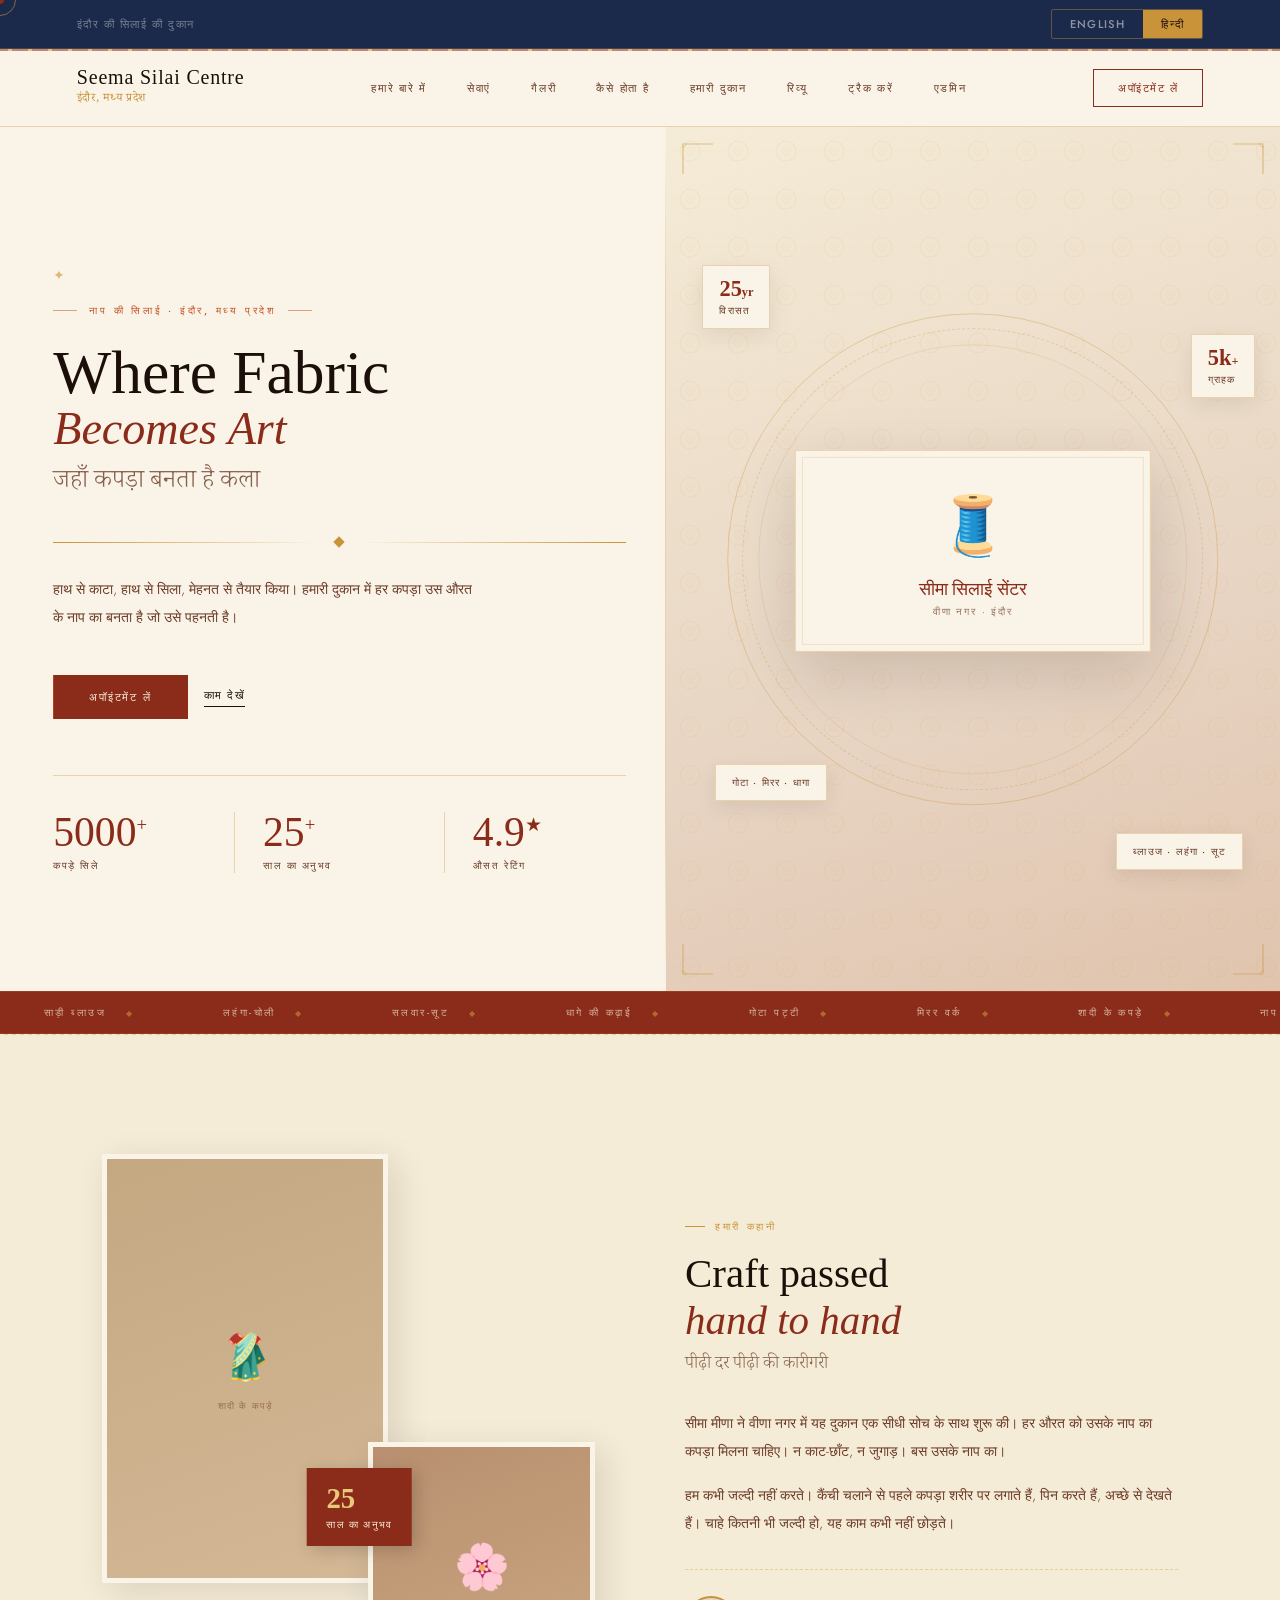
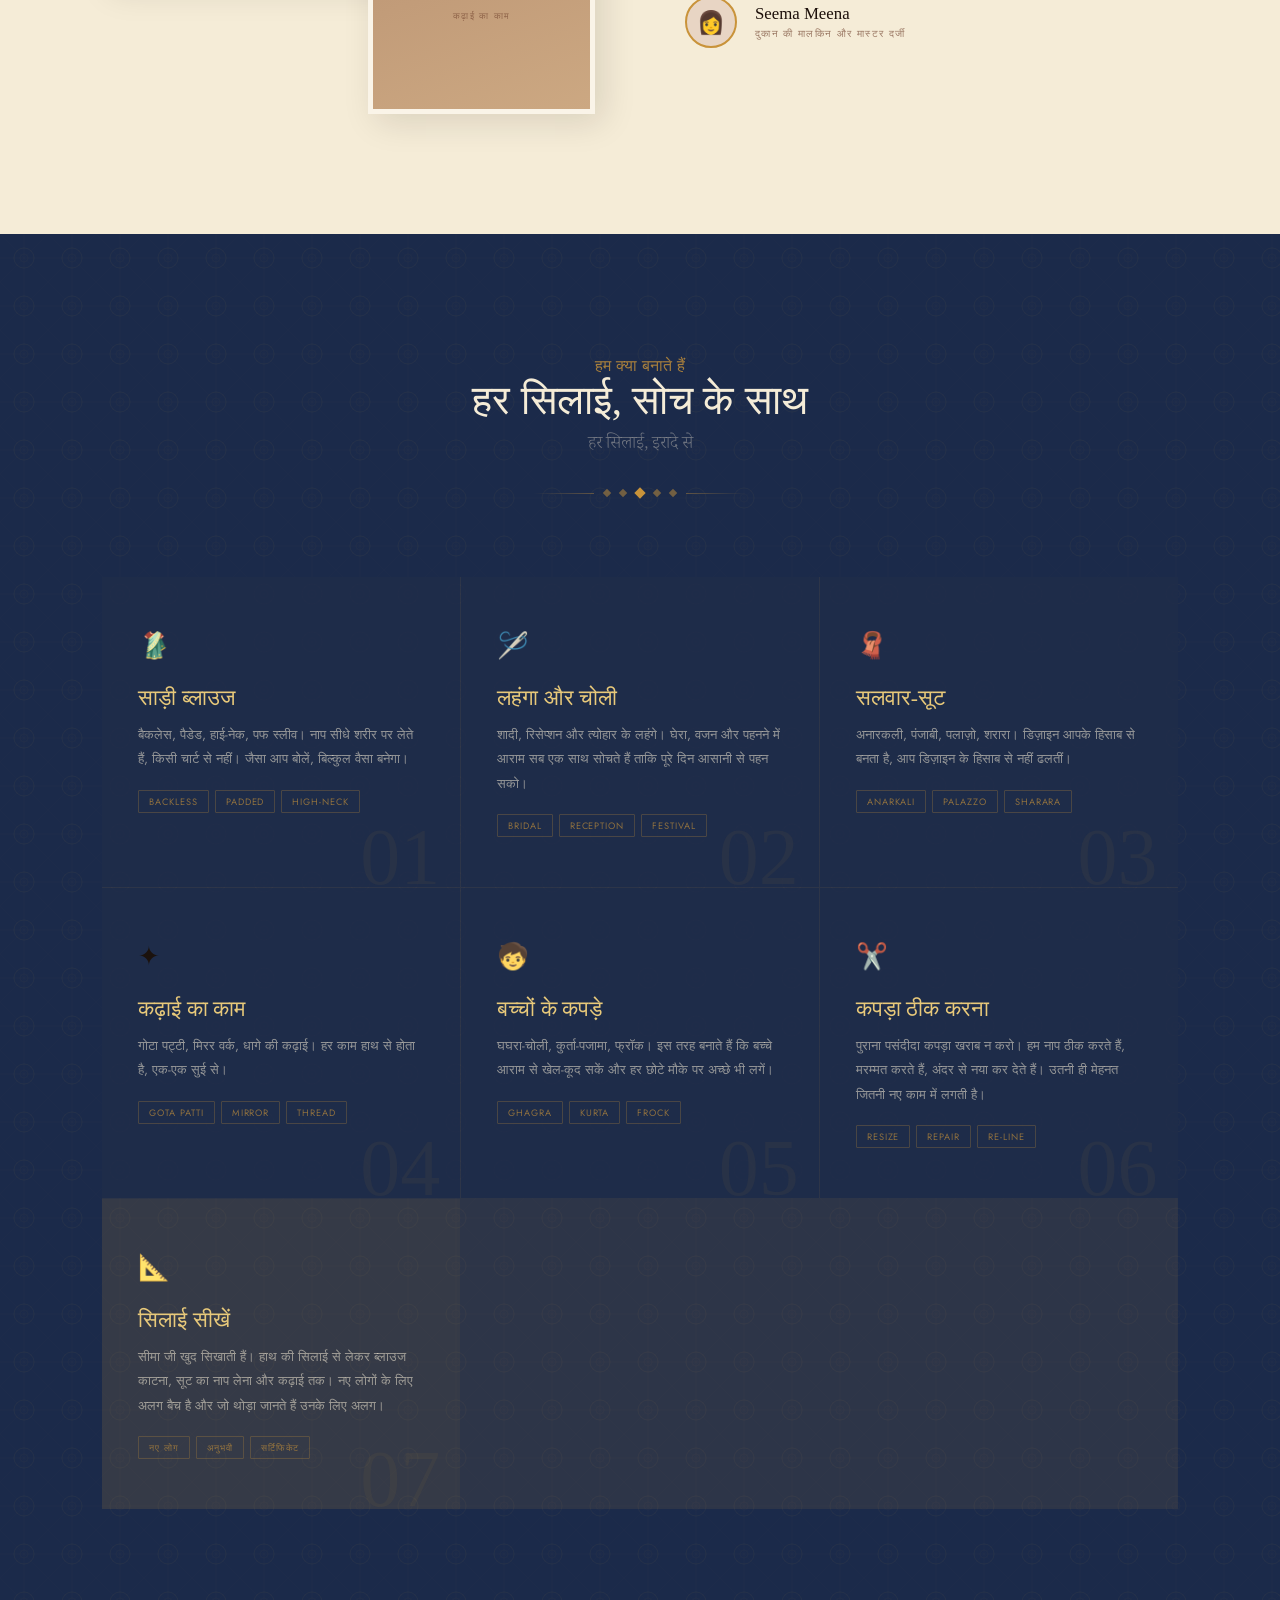
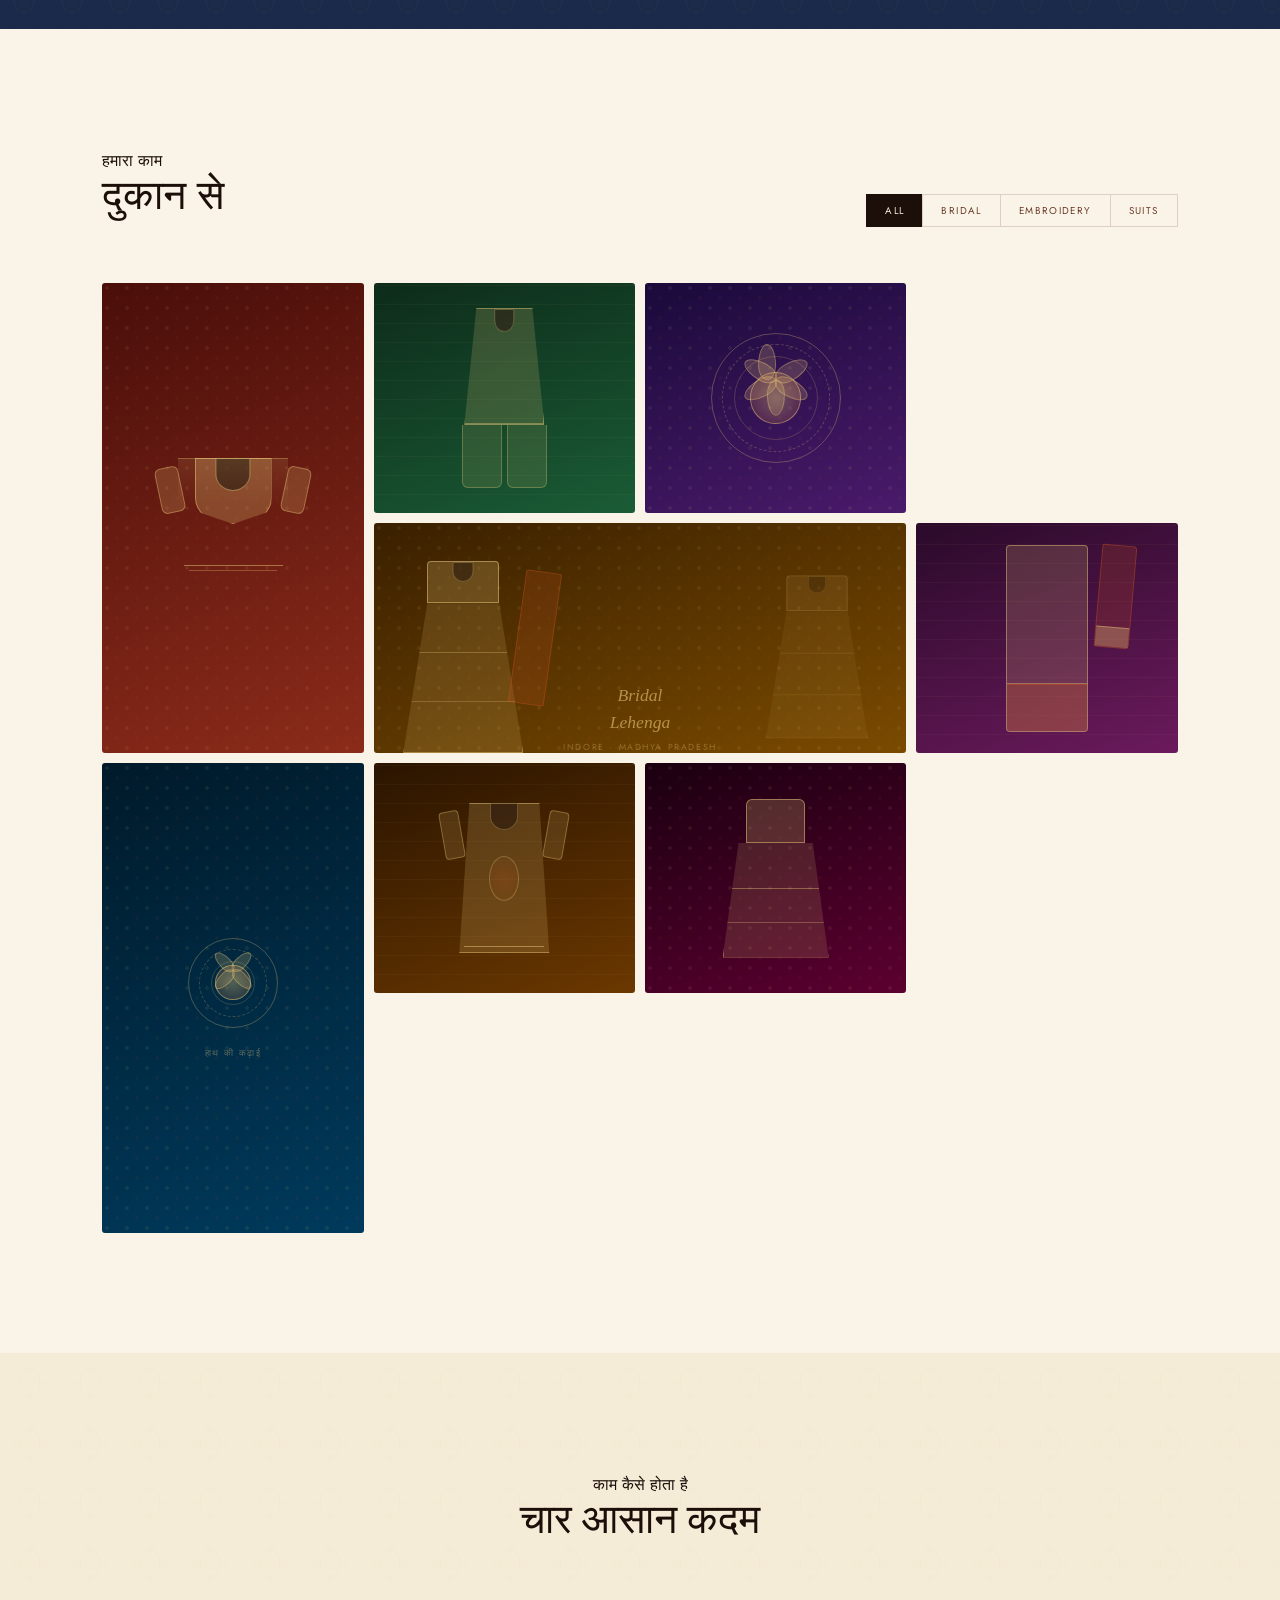
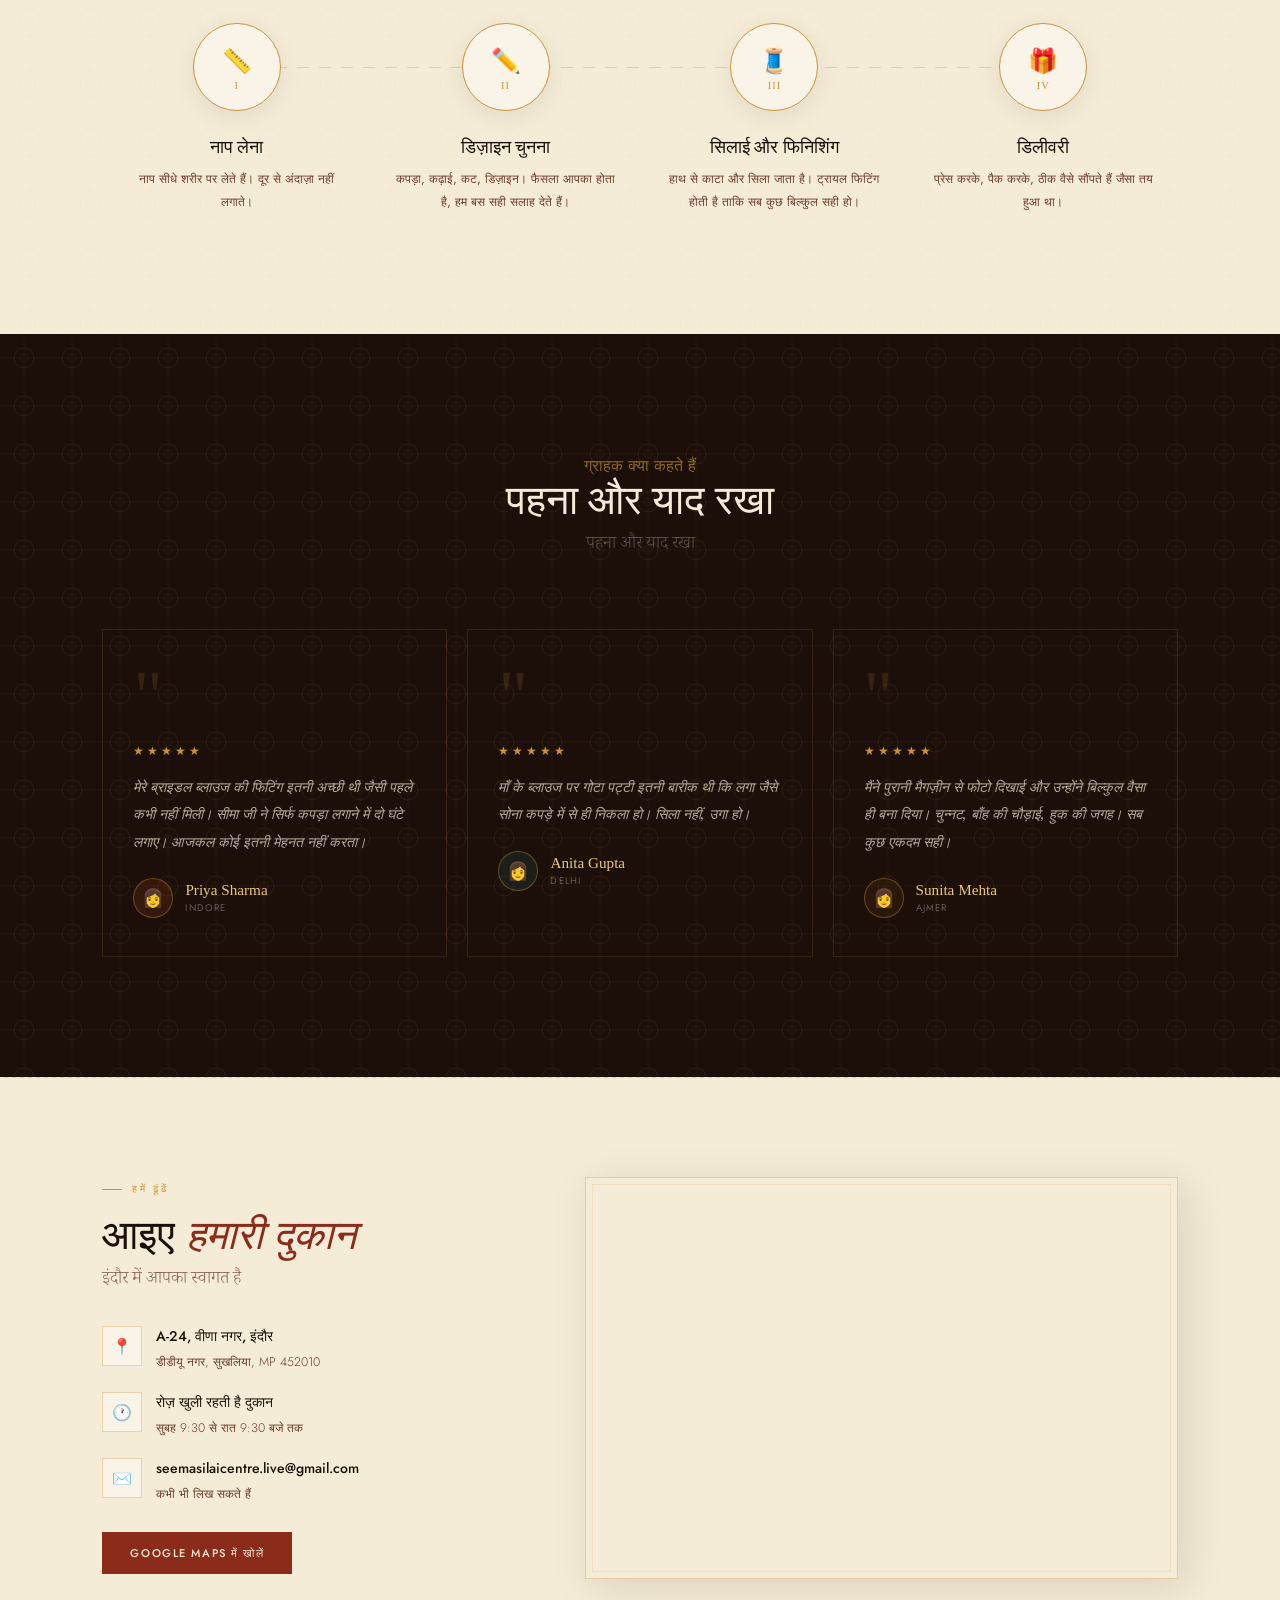
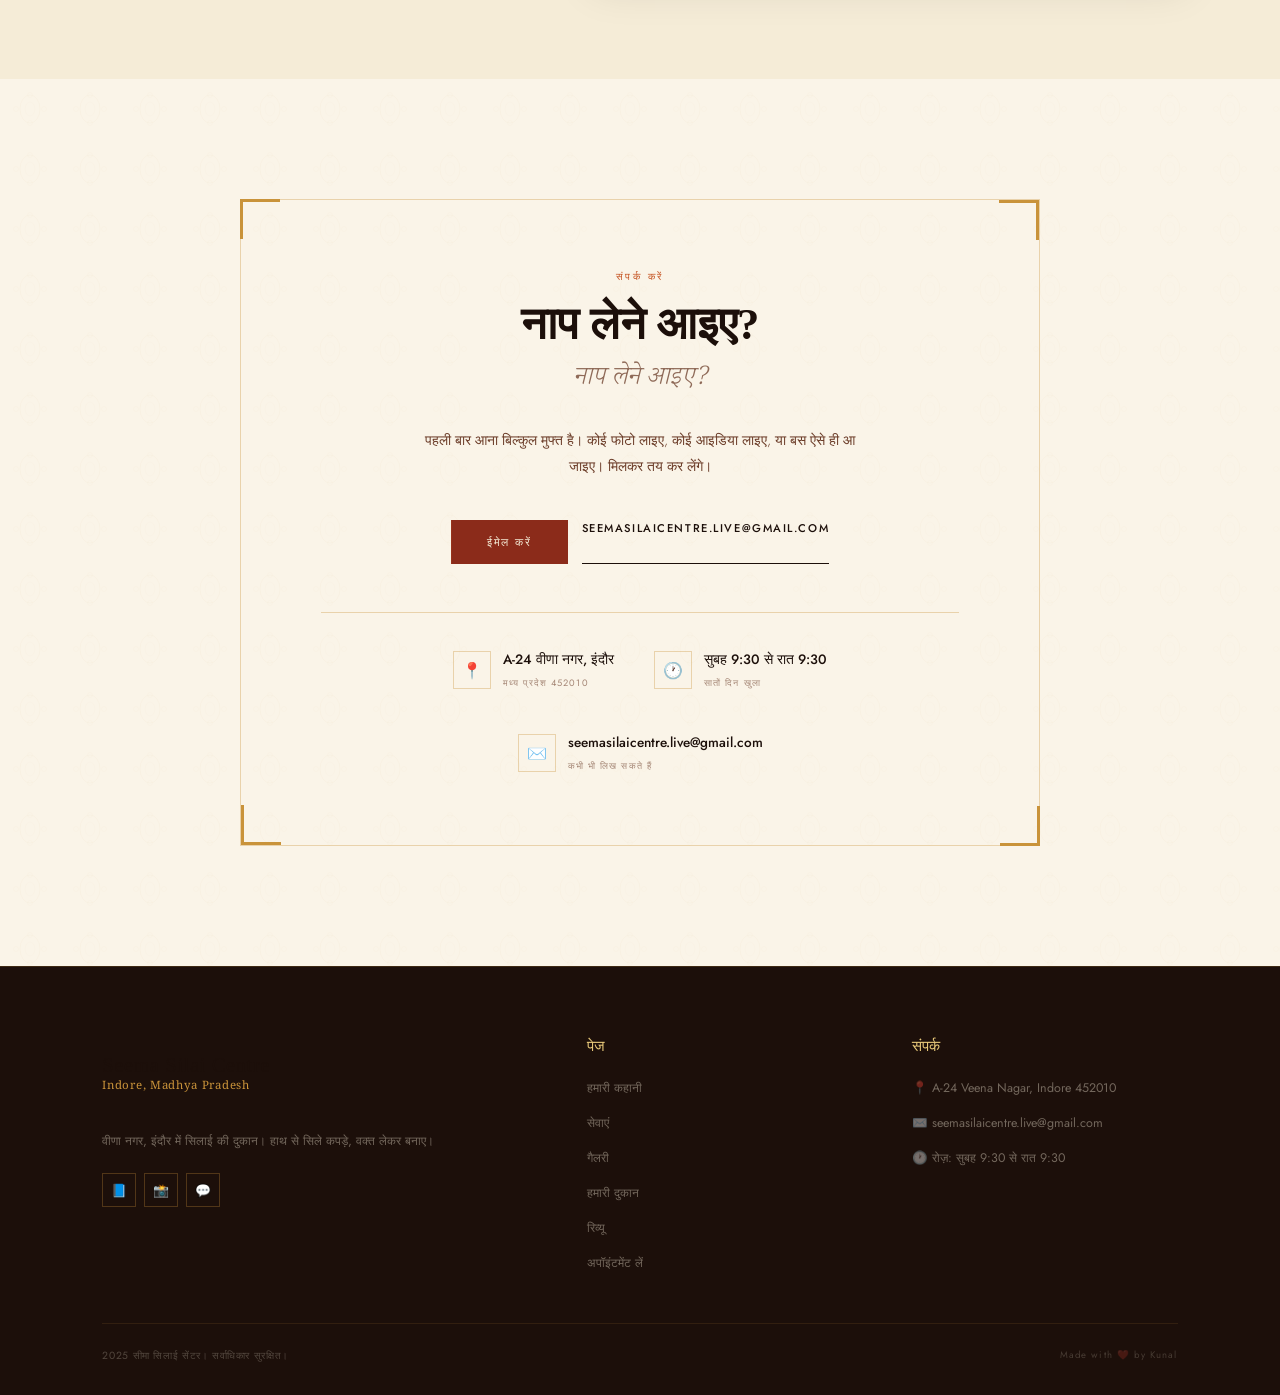
<file: index.html>
<!DOCTYPE html>
<html lang="en">
<head>
<meta charset="UTF-8"/>
<meta name="viewport" content="width=device-width, initial-scale=1.0"/>
<title>Seema Silai Centre</title>
<link href="https://fonts.googleapis.com/css2?family=Libre+Baskerville:ital,wght@0,400;0,700;1,400&family=IM+Fell+English:ital@0;1&family=Noto+Serif+Devanagari:wght@300;400;500;600&family=Jost:wght@300;400;500&display=swap" rel="stylesheet"/>
<style>
:root {
  --ink:       #1C0F0A;
  --madder:    #8B2B1A;
  --rust:      #C4511F;
  --gold:      #C9933A;
  --gold-lt:   #E8C97A;
  --parchment: #F5ECD7;
  --paper:     #FAF4E8;
  --warm-mid:  #6B3C28;
  --indigo:    #1B2A4A;
  --blush:     #E8D5C4;
  --border:    rgba(201,147,58,0.35);
}
*,*::before,*::after{margin:0;padding:0;box-sizing:border-box;}
html{scroll-behavior:smooth;}
body{background:var(--paper);color:var(--ink);font-family:'Jost',sans-serif;overflow-x:hidden;cursor:none;}

.c-dot{width:8px;height:8px;background:var(--madder);border-radius:50%;position:fixed;top:0;left:0;pointer-events:none;z-index:9999;transform:translate(-50%,-50%);transition:transform .08s;}
.c-ring{width:32px;height:32px;border:1px solid var(--gold);border-radius:50%;position:fixed;top:0;left:0;pointer-events:none;z-index:9998;transform:translate(-50%,-50%);transition:transform .3s ease;opacity:.6;}

::-webkit-scrollbar{width:4px;}
::-webkit-scrollbar-thumb{background:var(--gold);border-radius:0;}

.jali{background-image:url("data:image/svg+xml,%3Csvg xmlns='http://www.w3.org/2000/svg' width='48' height='48'%3E%3Crect fill='none' width='48' height='48'/%3E%3Ccircle cx='24' cy='24' r='10' stroke='%23C9933A' stroke-width='.6' fill='none' opacity='.18'/%3E%3Ccircle cx='24' cy='24' r='4' stroke='%23C9933A' stroke-width='.5' fill='none' opacity='.12'/%3E%3Cline x1='24' y1='0' x2='24' y2='48' stroke='%23C9933A' stroke-width='.4' opacity='.08'/%3E%3Cline x1='0' y1='24' x2='48' y2='24' stroke='%23C9933A' stroke-width='.4' opacity='.08'/%3E%3Cline x1='0' y1='0' x2='48' y2='48' stroke='%23C9933A' stroke-width='.3' opacity='.06'/%3E%3Cline x1='48' y1='0' x2='0' y2='48' stroke='%23C9933A' stroke-width='.3' opacity='.06'/%3E%3C/svg%3E");background-size:48px 48px;}
.block-print{background-image:url("data:image/svg+xml,%3Csvg xmlns='http://www.w3.org/2000/svg' width='60' height='60'%3E%3Cellipse cx='30' cy='30' rx='10' ry='14' stroke='%23C9933A' stroke-width='.7' fill='none' opacity='.13'/%3E%3Cellipse cx='30' cy='30' rx='5' ry='7' stroke='%23C9933A' stroke-width='.5' fill='none' opacity='.1'/%3E%3Ccircle cx='30' cy='16' r='2.5' stroke='%23C9933A' stroke-width='.5' fill='none' opacity='.12'/%3E%3Ccircle cx='30' cy='44' r='2.5' stroke='%23C9933A' stroke-width='.5' fill='none' opacity='.12'/%3E%3Ccircle cx='16' cy='30' r='2.5' stroke='%23C9933A' stroke-width='.5' fill='none' opacity='.12'/%3E%3Ccircle cx='44' cy='30' r='2.5' stroke='%23C9933A' stroke-width='.5' fill='none' opacity='.12'/%3E%3C/svg%3E");background-size:60px 60px;}

/* LANG BAR */
.lang-bar{background:var(--indigo);padding:9px 6%;display:flex;align-items:center;justify-content:flex-end;gap:14px;border-bottom:1px solid rgba(201,147,58,.25);position:sticky;top:0;z-index:1100;}
.lang-bar-note{font-size:.68rem;letter-spacing:.14em;text-transform:uppercase;color:rgba(255,255,255,.4);margin-right:auto;}
.lang-seg{display:flex;border:1px solid rgba(201,147,58,.4);border-radius:2px;overflow:hidden;}
.lang-seg button{padding:6px 18px;font-family:'Jost',sans-serif;font-size:.7rem;font-weight:500;letter-spacing:.12em;text-transform:uppercase;border:none;cursor:pointer;transition:.25s;background:transparent;color:rgba(255,255,255,.5);}
.lang-seg button.on{background:var(--gold);color:var(--ink);}
.lang-seg button:not(.on):hover{color:var(--gold-lt);}

/* NAV */
nav{background:var(--paper);border-bottom:1px solid var(--border);padding:0 6%;display:flex;align-items:center;justify-content:space-between;position:sticky;top:40px;z-index:1000;transition:box-shadow .3s;}
nav.up{box-shadow:0 4px 32px rgba(28,15,10,.08);}
nav::before{content:'';position:absolute;top:0;left:0;right:0;height:2px;background:repeating-linear-gradient(90deg,var(--madder) 0,var(--madder) 8px,var(--gold) 8px,var(--gold) 12px,var(--madder) 12px,var(--madder) 20px);opacity:.55;}
.logo{display:flex;flex-direction:column;padding:18px 0;text-decoration:none;}
.logo-en{font-family:'IM Fell English',serif;font-size:1.25rem;color:var(--ink);letter-spacing:.04em;line-height:1;}
.logo-hi{font-family:'Noto Serif Devanagari',serif;font-size:.72rem;color:var(--gold);letter-spacing:.06em;margin-top:3px;font-weight:400;}
.nav-mid{display:flex;list-style:none;gap:0;}
.nav-mid a{display:block;padding:22px 20px;text-decoration:none;font-size:.68rem;letter-spacing:.16em;text-transform:uppercase;color:var(--warm-mid);font-weight:500;position:relative;transition:color .25s;}
.nav-mid a::after{content:'';position:absolute;bottom:0;left:20px;right:20px;height:1.5px;background:var(--madder);transform:scaleX(0);transform-origin:left;transition:transform .3s;}
.nav-mid a:hover{color:var(--madder);}
.nav-mid a:hover::after{transform:scaleX(1);}
.nav-book{font-size:.68rem;letter-spacing:.14em;text-transform:uppercase;border:1.5px solid var(--madder);color:var(--madder);padding:10px 24px;background:transparent;font-family:'Jost',sans-serif;font-weight:500;cursor:pointer;text-decoration:none;display:inline-block;transition:.25s;}
.nav-book:hover{background:var(--madder);color:var(--parchment);}
.hbg{display:none;flex-direction:column;gap:5px;cursor:pointer;padding:6px;}
.hbg span{width:22px;height:1.5px;background:var(--ink);display:block;transition:.3s;}

/* MOB MENU */
.mob-menu{display:none;position:fixed;inset:0;z-index:2000;background:var(--paper);flex-direction:column;align-items:center;justify-content:center;gap:32px;}
.mob-menu.show{display:flex;}
.mob-menu a{font-family:'IM Fell English',serif;font-size:2rem;color:var(--ink);text-decoration:none;transition:color .25s;}
.mob-menu a:hover{color:var(--madder);}
.mob-x{position:absolute;top:24px;right:28px;background:none;border:none;font-size:1.4rem;cursor:pointer;color:var(--ink);}

/* HERO */
#hero{min-height:96vh;display:grid;grid-template-columns:52% 48%;position:relative;overflow:hidden;background:var(--paper);}
.hero-l{padding:100px 6% 80px 8%;display:flex;flex-direction:column;justify-content:center;position:relative;z-index:2;}
.hero-l::after{content:'';position:absolute;top:0;right:0;bottom:0;width:1px;background:linear-gradient(to bottom,transparent,var(--border) 20%,var(--border) 80%,transparent);}
.hero-ornament{font-size:.9rem;letter-spacing:.5em;color:var(--gold);margin-bottom:18px;display:block;opacity:.6;}
.hero-eyebrow{font-size:.62rem;letter-spacing:.28em;text-transform:uppercase;color:var(--rust);font-weight:500;margin-bottom:22px;display:flex;align-items:center;gap:12px;}
.hero-eyebrow::before,.hero-eyebrow::after{content:'';flex:0 0 24px;height:1px;background:var(--rust);opacity:.5;}
h1.hero-title{font-family:'IM Fell English',serif;font-size:clamp(3rem,4.8vw,5.2rem);line-height:1.06;color:var(--ink);margin-bottom:10px;font-weight:400;}
h1.hero-title em{display:block;font-style:italic;color:var(--madder);font-size:.75em;}
.hero-hi{font-family:'Noto Serif Devanagari',serif;font-size:clamp(1.3rem,2vw,2rem);color:var(--warm-mid);font-weight:300;margin-bottom:36px;line-height:1.5;opacity:.8;}
.hero-rule{display:flex;align-items:center;gap:14px;margin-bottom:30px;}
.hero-rule-line{flex:1;height:1px;background:linear-gradient(90deg,var(--gold),transparent);}
.hero-rule-dia{width:8px;height:8px;background:var(--gold);transform:rotate(45deg);flex-shrink:0;}
.hero-desc{font-size:.88rem;line-height:1.95;color:var(--warm-mid);max-width:420px;font-weight:300;margin-bottom:44px;}
.hero-actions{display:flex;gap:16px;align-items:center;flex-wrap:wrap;}
.btn-fill{background:var(--madder);color:var(--parchment);padding:14px 36px;font-family:'Jost',sans-serif;font-size:.7rem;font-weight:500;letter-spacing:.16em;text-transform:uppercase;border:none;cursor:pointer;text-decoration:none;display:inline-block;transition:.3s;position:relative;overflow:hidden;}
.btn-fill::before{content:'';position:absolute;inset:0;background:var(--rust);transform:translateX(-100%);transition:.35s;}
.btn-fill:hover::before{transform:translateX(0);}
.btn-fill span{position:relative;z-index:1;}
.btn-ghost{font-size:.7rem;font-weight:500;letter-spacing:.14em;text-transform:uppercase;color:var(--ink);text-decoration:none;border-bottom:1px solid var(--ink);padding-bottom:3px;transition:.25s;display:inline-block;}
.btn-ghost:hover{color:var(--gold);border-color:var(--gold);}
.hero-stats{display:flex;gap:0;margin-top:56px;padding-top:36px;border-top:1px solid var(--border);}
.hs{flex:1;padding-right:28px;border-right:1px solid var(--border);}
.hs:last-child{padding-right:0;padding-left:28px;border-right:none;}
.hs:not(:first-child):not(:last-child){padding:0 28px;}
.hs-n{font-family:'IM Fell English',serif;font-size:2.6rem;color:var(--madder);line-height:1;}
.hs-n sup{font-size:.45em;vertical-align:super;}
.hs-l{font-size:.6rem;letter-spacing:.16em;text-transform:uppercase;color:var(--warm-mid);margin-top:5px;font-weight:400;}

.hero-r{position:relative;overflow:hidden;}
.hero-r-bg{position:absolute;inset:0;background:linear-gradient(160deg,var(--parchment) 0%,var(--blush) 60%,#E0C4AE 100%);}
.hero-r-jali{position:absolute;inset:0;}
.hero-r-circle{position:absolute;top:50%;left:50%;transform:translate(-50%,-50%);width:80%;aspect-ratio:1;border:1px solid var(--border);border-radius:50%;}
.hero-r-circle::before{content:'';position:absolute;inset:14px;border:1px dashed rgba(201,147,58,.3);border-radius:50%;}
.hero-r-circle::after{content:'';position:absolute;inset:30px;border:1px solid rgba(201,147,58,.18);border-radius:50%;}
.fabric-card{position:absolute;top:50%;left:50%;transform:translate(-50%,-54%);width:58%;background:var(--paper);border:1px solid var(--border);box-shadow:0 20px 60px rgba(28,15,10,.15);padding:32px 24px;text-align:center;}
.fabric-card::before{content:'';position:absolute;top:6px;left:6px;right:6px;bottom:6px;border:1px solid rgba(201,147,58,.2);pointer-events:none;}
.fc-motif{font-size:3.6rem;display:block;margin-bottom:12px;filter:sepia(.3) saturate(1.2);}
.fc-title{font-family:'IM Fell English',serif;font-size:1.1rem;color:var(--madder);margin-bottom:4px;}
.fc-sub{font-size:.62rem;letter-spacing:.18em;text-transform:uppercase;color:var(--warm-mid);opacity:.7;}
.corner{position:absolute;width:32px;height:32px;}
.corner svg{width:100%;height:100%;}
.corner.tl{top:16px;left:16px;}
.corner.tr{top:16px;right:16px;transform:scaleX(-1);}
.corner.bl{bottom:16px;left:16px;transform:scaleY(-1);}
.corner.br{bottom:16px;right:16px;transform:scale(-1,-1);}
.chip{position:absolute;background:var(--paper);border:1px solid var(--border);padding:10px 16px;font-size:.62rem;letter-spacing:.12em;text-transform:uppercase;color:var(--warm-mid);font-weight:500;box-shadow:0 6px 20px rgba(28,15,10,.08);white-space:nowrap;}
.chip.a{top:16%;left:6%;}
.chip.b{top:24%;right:4%;}
.chip.c{bottom:22%;left:8%;}
.chip.d{bottom:14%;right:6%;}
.chip strong{display:block;font-family:'IM Fell English',serif;font-size:1.4rem;color:var(--madder);letter-spacing:0;text-transform:none;margin-bottom:1px;}

/* MARQUEE */
.marq{background:var(--madder);padding:13px 0;overflow:hidden;border-top:1px solid rgba(201,147,58,.2);border-bottom:1px solid rgba(201,147,58,.2);}
.marq-inner{display:flex;gap:0;animation:marq 28s linear infinite;white-space:nowrap;}
.marq-item{padding:0 44px;font-size:.64rem;letter-spacing:.24em;text-transform:uppercase;color:rgba(245,236,215,.7);display:inline-flex;align-items:center;gap:20px;}
.marq-item::after{content:'◆';color:var(--gold);font-size:.5rem;opacity:.6;}
@keyframes marq{from{transform:translateX(0);}to{transform:translateX(-50%);}}

/* ABOUT */
#about{padding:120px 8%;display:grid;grid-template-columns:1fr 1fr;gap:90px;align-items:center;background:var(--parchment);position:relative;}
#about::before{content:'';position:absolute;top:0;left:0;right:0;height:1px;background:repeating-linear-gradient(90deg,transparent,transparent 4px,var(--border) 4px,var(--border) 8px);}
.about-mosaic{position:relative;height:560px;}
.mos-box{position:absolute;overflow:hidden;border:5px solid var(--paper);box-shadow:8px 8px 32px rgba(28,15,10,.12);}
.mos-fill{width:100%;height:100%;display:flex;align-items:center;justify-content:center;flex-direction:column;gap:10px;}
.mos-fill span{font-size:2.8rem;filter:sepia(.2);}
.mos-fill p{font-size:.58rem;letter-spacing:.14em;text-transform:uppercase;color:var(--warm-mid);opacity:.6;}
.mos1{width:58%;aspect-ratio:2/3;top:0;left:0;background:linear-gradient(160deg,#C4A882,#D4B896);}
.mos2{width:46%;aspect-ratio:1/1.2;bottom:0;right:0;background:linear-gradient(160deg,#B89070,#CCA882);}
.mos-tag{position:absolute;bottom:30%;left:50%;transform:translateX(-40%);background:var(--madder);color:var(--parchment);padding:14px 20px;font-size:.62rem;letter-spacing:.12em;text-transform:uppercase;box-shadow:4px 4px 16px rgba(28,15,10,.2);z-index:2;}
.mos-tag strong{display:block;font-family:'IM Fell English',serif;font-size:1.8rem;color:var(--gold-lt);letter-spacing:0;text-transform:none;margin-bottom:2px;}
.about-text .sec-eye{font-size:.6rem;letter-spacing:.28em;text-transform:uppercase;color:var(--gold);font-weight:500;margin-bottom:16px;display:flex;align-items:center;gap:10px;}
.about-text .sec-eye::before{content:'';width:20px;height:1px;background:var(--gold);}
.sec-h{font-family:'IM Fell English',serif;font-size:clamp(2.2rem,3.2vw,3.2rem);line-height:1.15;color:var(--ink);margin-bottom:8px;font-weight:400;}
.sec-h em{color:var(--madder);font-style:italic;}
.sec-hi{font-family:'Noto Serif Devanagari',serif;font-size:1.1rem;color:var(--warm-mid);font-weight:300;margin-bottom:30px;opacity:.75;}
.about-text p{font-size:.88rem;line-height:2;color:var(--warm-mid);margin-bottom:16px;font-weight:300;}
.owner-row{display:flex;align-items:center;gap:18px;margin-top:32px;padding-top:26px;border-top:1px dashed rgba(201,147,58,.35);}
.owner-av{width:52px;height:52px;border-radius:50%;background:var(--blush);border:2px solid var(--gold);display:flex;align-items:center;justify-content:center;font-size:1.4rem;flex-shrink:0;}
.owner-n{font-family:'IM Fell English',serif;font-size:1.05rem;color:var(--ink);}
.owner-t{font-size:.6rem;letter-spacing:.14em;text-transform:uppercase;color:var(--warm-mid);opacity:.65;margin-top:3px;}

/* SERVICES */
#services{padding:120px 8%;background:var(--indigo);position:relative;overflow:hidden;}
#services .jali{position:absolute;inset:0;opacity:.5;}
.services-inner{position:relative;z-index:1;}
.svc-head{text-align:center;margin-bottom:80px;}
.svc-head .sec-eye{justify-content:center;color:rgba(201,147,58,.8);}
.svc-head .sec-eye::before{display:none;}
.svc-head .sec-h{color:var(--parchment);}
.svc-head .sec-hi{color:rgba(245,236,215,.5);}
.svc-ornament{display:flex;align-items:center;gap:10px;justify-content:center;margin-top:20px;}
.svc-ornament span{width:6px;height:6px;background:var(--gold);transform:rotate(45deg);opacity:.5;}
.svc-ornament span:nth-child(3){opacity:1;width:8px;height:8px;}
.svc-ornament::before,.svc-ornament::after{content:'';flex:0 0 60px;height:1px;background:linear-gradient(90deg,transparent,rgba(201,147,58,.4));}
.svc-ornament::after{background:linear-gradient(270deg,transparent,rgba(201,147,58,.4));}
.svc-grid{display:grid;grid-template-columns:repeat(3,1fr);gap:1px;background:rgba(201,147,58,.1);}
.svc-card{padding:50px 36px;background:rgba(27,42,74,.8);position:relative;overflow:hidden;transition:background .4s;cursor:default;}
.svc-card::after{content:'';position:absolute;left:0;bottom:0;right:0;height:2px;background:var(--gold);transform:scaleX(0);transform-origin:left;transition:transform .5s;}
.svc-card:hover{background:rgba(27,42,74,.4);}
.svc-card:hover::after{transform:scaleX(1);}
.svc-num{font-family:'IM Fell English',serif;font-size:5rem;color:rgba(201,147,58,.06);position:absolute;bottom:-10px;right:20px;line-height:1;pointer-events:none;user-select:none;}
.svc-ico{font-size:1.6rem;display:block;margin-bottom:22px;filter:sepia(.4);}
.svc-title{font-family:'IM Fell English',serif;font-size:1.35rem;color:var(--gold-lt);margin-bottom:12px;}
.svc-desc{font-size:.8rem;line-height:1.9;color:rgba(245,236,215,.55);}
.svc-pills{display:flex;flex-wrap:wrap;gap:6px;margin-top:18px;}
.pill{font-size:.58rem;letter-spacing:.1em;text-transform:uppercase;padding:4px 10px;border:1px solid rgba(201,147,58,.25);color:rgba(201,147,58,.65);border-radius:1px;}

/* GALLERY */
#gallery{padding:120px 8%;background:var(--paper);}
.gal-head{display:flex;justify-content:space-between;align-items:flex-end;margin-bottom:56px;flex-wrap:wrap;gap:20px;}
.gal-filters{display:flex;gap:0;}
.gf{padding:8px 18px;border:1px solid rgba(107,60,40,.2);border-right:none;background:transparent;font-family:'Jost',sans-serif;font-size:.62rem;letter-spacing:.14em;text-transform:uppercase;color:var(--warm-mid);cursor:pointer;transition:.25s;}
.gf:last-child{border-right:1px solid rgba(107,60,40,.2);}
.gf.on,.gf:hover{background:var(--ink);color:var(--parchment);border-color:var(--ink);}
.gal-grid{display:grid;grid-template-columns:repeat(4,1fr);grid-auto-rows:230px;gap:10px;}
.gi{overflow:hidden;position:relative;cursor:pointer;border-radius:3px;}
.gi.t2{grid-row:span 2;}
.gi.w2{grid-column:span 2;}
.gi-fill{position:absolute;inset:0;display:flex;align-items:center;justify-content:center;flex-direction:column;gap:0;transition:transform .6s ease;}
.gi:hover .gi-fill{transform:scale(1.04);}
.gi-veil{position:absolute;inset:0;background:linear-gradient(to top,rgba(28,15,10,.92) 0%,rgba(28,15,10,.3) 45%,transparent 70%);opacity:0;transition:opacity .4s;display:flex;flex-direction:column;align-items:flex-start;justify-content:flex-end;padding:22px 22px;}
.gi:hover .gi-veil{opacity:1;}
.gi-lbl{font-family:'IM Fell English',serif;font-size:1rem;color:var(--gold-lt);font-style:italic;display:block;}
.gi-sublbl{font-size:.58rem;letter-spacing:.14em;text-transform:uppercase;color:rgba(245,236,215,.5);margin-top:3px;display:block;}
.gi-1{background:linear-gradient(160deg,#4A0E0A,#8B2B1A);}
.gi-2{background:linear-gradient(160deg,#0D2B1A,#1A5C35);}
.gi-3{background:linear-gradient(160deg,#1A0A3A,#4A1A6B);}
.gi-4{background:linear-gradient(160deg,#3A2000,#7A4A00);}
.gi-5{background:linear-gradient(160deg,#2A0A2A,#6B1A5C);}
.gi-6{background:linear-gradient(160deg,#001A2A,#003A5C);}
.gi-7{background:linear-gradient(160deg,#2A1400,#6B3800);}
.gi-8{background:linear-gradient(160deg,#1A0010,#5C0030);}

.garment-art{width:100%;height:100%;display:flex;align-items:center;justify-content:center;position:relative;}
.art-blouse{width:60%;max-width:110px;aspect-ratio:1/1.1;position:relative;}
.art-blouse::before{content:'';position:absolute;top:0;left:15%;width:70%;height:55%;background:rgba(232,201,122,0.25);border:1.5px solid rgba(232,201,122,0.5);border-radius:0 0 40% 40%;clip-path:polygon(0 0,100% 0,100% 80%,50% 100%,0 80%);}
.art-blouse::after{content:'';position:absolute;top:0;left:0;width:100%;height:40%;border-top:1.5px solid rgba(232,201,122,0.4);background:linear-gradient(180deg,rgba(232,201,122,0.12),transparent);}
.art-blouse .neck{position:absolute;top:0;left:50%;transform:translateX(-50%);width:32%;height:28%;border:1px solid rgba(232,201,122,0.5);border-radius:0 0 50% 50%;background:rgba(28,15,10,0.6);}
.art-blouse .sl,.art-blouse .sr-s{position:absolute;top:8%;width:22%;height:38%;background:rgba(232,201,122,0.2);border:1px solid rgba(232,201,122,0.4);border-radius:6px;}
.art-blouse .sl{left:-18%;transform:rotate(-12deg);}
.art-blouse .sr-s{right:-18%;transform:rotate(12deg);}
.art-blouse .zari{position:absolute;bottom:10%;left:5%;right:5%;height:1px;background:rgba(232,201,122,0.5);}
.art-blouse .zari2{position:absolute;bottom:6%;left:10%;right:10%;height:1px;background:rgba(232,201,122,0.3);}
.art-lehenga{width:65%;max-width:120px;aspect-ratio:1/1.6;position:relative;display:flex;flex-direction:column;align-items:center;}
.art-lehenga .choli{width:60%;height:22%;background:rgba(232,201,122,0.22);border:1.5px solid rgba(232,201,122,0.5);border-radius:4px 4px 0 0;position:relative;}
.art-lehenga .choli::after{content:'';position:absolute;top:0;left:50%;transform:translateX(-50%);width:30%;height:50%;border-radius:0 0 50% 50%;background:rgba(28,15,10,.5);border:1px solid rgba(232,201,122,.3);}
.art-lehenga .skirt{width:100%;flex:1;background:rgba(232,201,122,0.15);border:1.5px solid rgba(232,201,122,0.45);border-top:none;clip-path:polygon(20% 0,80% 0,100% 100%,0 100%);position:relative;overflow:hidden;}
.art-lehenga .skirt::before{content:'';position:absolute;top:33%;left:0;right:0;height:1px;background:rgba(232,201,122,0.3);}
.art-lehenga .skirt::after{content:'';position:absolute;top:66%;left:0;right:0;height:1px;background:rgba(232,201,122,0.25);}
.art-lehenga .dupatta{position:absolute;top:5%;right:-25%;width:30%;height:70%;background:rgba(196,81,31,0.2);border:1px solid rgba(196,81,31,0.4);border-radius:2px;transform:rotate(8deg);}
.art-suit{width:55%;max-width:100px;aspect-ratio:1/1.8;position:relative;display:flex;flex-direction:column;align-items:center;}
.art-suit .kurta{width:80%;height:65%;background:rgba(232,201,122,0.18);border:1.5px solid rgba(232,201,122,0.45);clip-path:polygon(15% 0,85% 0,100% 100%,0 100%);position:relative;}
.art-suit .kurta::before{content:'';position:absolute;top:0;left:50%;transform:translateX(-50%);width:25%;height:20%;border-radius:0 0 50% 50%;background:rgba(28,15,10,.5);border:1px solid rgba(232,201,122,.3);}
.art-suit .kurta::after{content:'';position:absolute;bottom:0;left:0;right:0;height:1px;background:rgba(232,201,122,0.4);}
.art-suit .salwar{width:85%;flex:1;display:flex;gap:6%;}
.art-suit .leg{flex:1;background:rgba(232,201,122,0.12);border:1px solid rgba(232,201,122,0.3);border-top:none;border-radius:0 0 6px 6px;}
.art-embroidery{width:70%;max-width:130px;aspect-ratio:1/1;position:relative;border:1.5px solid rgba(232,201,122,0.3);border-radius:50%;display:flex;align-items:center;justify-content:center;}
.art-embroidery::before{content:'';position:absolute;inset:10px;border:1px dashed rgba(232,201,122,0.25);border-radius:50%;}
.art-embroidery::after{content:'';position:absolute;inset:22px;border:1px solid rgba(232,201,122,0.2);border-radius:50%;}
.emb-center{width:40%;height:40%;border-radius:50%;background:radial-gradient(circle,rgba(232,201,122,0.35),rgba(196,81,31,0.15));border:1px solid rgba(232,201,122,0.5);position:relative;z-index:1;}
.emb-petal{position:absolute;width:14%;height:28%;background:rgba(232,201,122,0.2);border:1px solid rgba(232,201,122,0.35);border-radius:50% 50% 50% 50% / 60% 60% 40% 40%;left:50%;transform-origin:50% 100%;top:8%;margin-left:-7%;}
.art-saree{width:60%;max-width:110px;aspect-ratio:1/1.7;position:relative;display:flex;flex-direction:column;align-items:center;}
.art-saree .body{width:75%;height:100%;background:rgba(232,201,122,0.18);border:1.5px solid rgba(232,201,122,0.45);border-radius:4px;position:relative;overflow:hidden;}
.art-saree .body::before{content:'';position:absolute;bottom:0;left:0;right:0;height:25%;background:rgba(196,81,31,0.25);border-top:1.5px solid rgba(196,81,31,0.5);}
.art-saree .body::after{content:'';position:absolute;bottom:25%;left:0;right:0;height:1.5px;background:rgba(232,201,122,0.4);}
.art-saree .pallu{position:absolute;top:0;right:-28%;width:32%;height:55%;background:rgba(196,81,31,0.2);border:1px solid rgba(196,81,31,0.4);border-radius:2px 4px 4px 2px;transform:rotate(5deg);}
.art-saree .pallu::after{content:'';position:absolute;bottom:0;left:0;right:0;height:20%;background:rgba(232,201,122,0.3);border-top:1px solid rgba(232,201,122,0.4);}
.art-kurti{width:55%;max-width:100px;aspect-ratio:1/1.5;position:relative;}
.art-kurti .body{position:absolute;inset:0;background:rgba(232,201,122,0.18);border:1.5px solid rgba(232,201,122,0.45);clip-path:polygon(15% 0,85% 0,95% 100%,5% 100%);}
.art-kurti .neckline{position:absolute;top:0;left:50%;transform:translateX(-50%);width:28%;height:18%;border-radius:0 0 50% 50%;background:rgba(28,15,10,.5);border:1px solid rgba(232,201,122,.3);}
.art-kurti .hem{position:absolute;bottom:4%;left:10%;right:10%;height:1px;background:rgba(232,201,122,0.5);}
.art-kurti .print{position:absolute;top:35%;left:50%;transform:translateX(-50%);width:30%;height:30%;border:1px solid rgba(232,201,122,0.3);border-radius:50%;background:radial-gradient(circle,rgba(196,81,31,0.2),transparent);}
.art-kurti .ksl,.art-kurti .ksr{position:absolute;top:5%;width:20%;height:32%;background:rgba(232,201,122,0.15);border:1px solid rgba(232,201,122,0.35);border-radius:4px;}
.art-kurti .ksl{left:-12%;transform:rotate(-10deg);}
.art-kurti .ksr{right:-12%;transform:rotate(10deg);}
.art-kids{width:58%;max-width:106px;aspect-ratio:1/1.5;position:relative;display:flex;flex-direction:column;align-items:center;}
.art-kids .ktop{width:55%;height:28%;background:rgba(232,201,122,0.22);border:1.5px solid rgba(232,201,122,0.5);border-radius:6px 6px 0 0;}
.art-kids .kskirt{width:100%;flex:1;background:rgba(232,201,122,0.15);border:1.5px solid rgba(232,201,122,0.4);border-top:none;clip-path:polygon(15% 0,85% 0,100% 100%,0 100%);position:relative;overflow:hidden;}
.art-kids .kskirt::before{content:'';position:absolute;top:40%;left:0;right:0;height:1px;background:rgba(232,201,122,0.4);}
.art-kids .kskirt::after{content:'';position:absolute;top:70%;left:0;right:0;height:1px;background:rgba(232,201,122,0.3);}
.gi-tile-bg{position:absolute;inset:0;background-image:radial-gradient(circle at 25% 25%,rgba(232,201,122,0.08) 2px,transparent 2px),radial-gradient(circle at 75% 75%,rgba(196,81,31,0.06) 2px,transparent 2px);background-size:20px 20px;}
.gi-weft{position:absolute;inset:0;background-image:repeating-linear-gradient(0deg,transparent,transparent 18px,rgba(232,201,122,0.04) 18px,rgba(232,201,122,0.04) 19px);}

/* PROCESS */
#process{padding:120px 8%;background:var(--parchment);position:relative;overflow:hidden;}
#process .block-print{position:absolute;inset:0;opacity:.4;}
.proc-inner{position:relative;z-index:1;}
.proc-head{text-align:center;margin-bottom:80px;}
.proc-steps{display:grid;grid-template-columns:repeat(4,1fr);position:relative;gap:0;}
.proc-line{position:absolute;top:44px;left:12%;width:76%;height:1px;background:repeating-linear-gradient(90deg,var(--gold) 0,var(--gold) 12px,transparent 12px,transparent 22px);opacity:.35;z-index:0;}
.p-step{text-align:center;padding:0 24px;position:relative;z-index:1;}
.p-node{width:88px;height:88px;border-radius:50%;margin:0 auto 26px;border:1.5px solid var(--gold);background:var(--paper);display:flex;align-items:center;justify-content:center;flex-direction:column;box-shadow:0 6px 24px rgba(28,15,10,.08);transition:.35s;cursor:default;font-size:1.5rem;}
.p-step:hover .p-node{background:var(--madder);border-color:var(--madder);box-shadow:0 10px 32px rgba(139,43,26,.3);}
.p-num{font-family:'IM Fell English',serif;font-size:.65rem;color:var(--gold);letter-spacing:.1em;margin-top:2px;display:block;}
.p-step:hover .p-num{color:var(--gold-lt);}
.p-title{font-family:'IM Fell English',serif;font-size:1.1rem;color:var(--ink);margin-bottom:10px;}
.p-desc{font-size:.78rem;line-height:1.85;color:var(--warm-mid);}

/* TESTIMONIALS */
#testimonials{padding:120px 8%;background:var(--ink);position:relative;overflow:hidden;}
#testimonials .jali{position:absolute;inset:0;}
.test-inner{position:relative;z-index:1;}
.test-head{text-align:center;margin-bottom:70px;}
.test-head .sec-h{color:var(--parchment);}
.test-head .sec-hi{color:rgba(245,236,215,.4);}
.test-grid{display:grid;grid-template-columns:repeat(3,1fr);gap:20px;}
.t-card{border:1px solid rgba(201,147,58,.15);padding:38px 30px;position:relative;transition:border-color .35s,transform .35s;}
.t-card:hover{border-color:rgba(201,147,58,.45);transform:translateY(-5px);}
.t-open{font-family:'IM Fell English',serif;font-size:4.5rem;color:rgba(201,147,58,.15);line-height:.8;display:block;margin-bottom:16px;}
.t-stars{color:var(--gold);font-size:.75rem;letter-spacing:3px;margin-bottom:14px;}
.t-body{font-family:'Libre Baskerville',serif;font-size:.88rem;line-height:1.95;color:rgba(245,236,215,.7);font-style:italic;margin-bottom:22px;}
.t-auth{display:flex;align-items:center;gap:12px;}
.t-av{width:40px;height:40px;border-radius:50%;border:1.5px solid rgba(201,147,58,.4);display:flex;align-items:center;justify-content:center;font-size:1.1rem;flex-shrink:0;}
.t-name{font-family:'IM Fell English',serif;font-size:.95rem;color:var(--gold-lt);}
.t-place{font-size:.6rem;letter-spacing:.12em;text-transform:uppercase;color:rgba(245,236,215,.35);margin-top:2px;}

/* MAP SECTION */
#location{
  padding:100px 8%;
  background:var(--parchment);
  position:relative;
}
#location::before{content:'';position:absolute;top:0;left:0;right:0;height:1px;background:repeating-linear-gradient(90deg,transparent,transparent 4px,var(--border) 4px,var(--border) 8px);}
.loc-inner{display:grid;grid-template-columns:1fr 1.4fr;gap:60px;align-items:center;}
.loc-text .sec-eye{font-size:.6rem;letter-spacing:.28em;text-transform:uppercase;color:var(--gold);font-weight:500;margin-bottom:16px;display:flex;align-items:center;gap:10px;}
.loc-text .sec-eye::before{content:'';width:20px;height:1px;background:var(--gold);}
.loc-details{margin-top:32px;display:flex;flex-direction:column;gap:20px;}
.loc-row{display:flex;align-items:flex-start;gap:14px;}
.loc-ic{width:40px;height:40px;border:1px solid var(--border);display:flex;align-items:center;justify-content:center;font-size:1rem;flex-shrink:0;background:var(--paper);}
.loc-info strong{display:block;font-size:.88rem;font-weight:500;color:var(--ink);margin-bottom:3px;}
.loc-info span{font-size:.78rem;color:var(--warm-mid);font-weight:300;}
.map-wrap{
  border:1px solid var(--border);
  box-shadow:8px 8px 40px rgba(28,15,10,.12);
  overflow:hidden;
  position:relative;
}
.map-wrap::before{
  content:'';position:absolute;top:6px;left:6px;right:6px;bottom:6px;
  border:1px solid rgba(201,147,58,.15);pointer-events:none;z-index:1;
}
.map-wrap iframe{display:block;width:100%;height:400px;border:none;}
.loc-btn{
  display:inline-flex;align-items:center;gap:10px;
  margin-top:28px;
  background:var(--madder);color:var(--parchment);
  padding:13px 28px;font-family:'Jost',sans-serif;
  font-size:.7rem;font-weight:500;letter-spacing:.14em;
  text-transform:uppercase;text-decoration:none;
  transition:.3s;position:relative;overflow:hidden;
}
.loc-btn::before{content:'';position:absolute;inset:0;background:var(--rust);transform:translateX(-100%);transition:.35s;}
.loc-btn:hover::before{transform:translateX(0);}
.loc-btn span{position:relative;z-index:1;}

/* CTA */
#cta{padding:120px 8%;text-align:center;background:var(--paper);position:relative;overflow:hidden;}
#cta .block-print{position:absolute;inset:0;opacity:.35;}
.cta-inner{position:relative;z-index:1;}
.cta-frame{display:inline-block;border:1px solid var(--border);padding:70px 80px;position:relative;max-width:800px;width:100%;}
.cta-frame::before,.cta-frame::after{content:'';position:absolute;width:40px;height:40px;}
.cta-frame::before{top:-1px;left:-1px;border-top:3px solid var(--gold);border-left:3px solid var(--gold);}
.cta-frame::after{bottom:-1px;right:-1px;border-bottom:3px solid var(--gold);border-right:3px solid var(--gold);}
.cta-frame-inner{position:relative;}
.cta-frame-inner::before,.cta-frame-inner::after{content:'';position:absolute;width:40px;height:40px;}
.cta-frame-inner::before{bottom:-70px;left:-80px;border-bottom:3px solid var(--gold);border-left:3px solid var(--gold);}
.cta-frame-inner::after{top:-70px;right:-80px;border-top:3px solid var(--gold);border-right:3px solid var(--gold);}
.cta-eye{font-size:.6rem;letter-spacing:.26em;text-transform:uppercase;color:var(--rust);font-weight:500;margin-bottom:14px;}
.cta-h{font-family:'IM Fell English',serif;font-size:clamp(2rem,3.5vw,3.2rem);color:var(--ink);line-height:1.2;margin-bottom:8px;}
.cta-hi{font-family:'Noto Serif Devanagari',serif;font-size:clamp(1.1rem,2vw,1.6rem);color:var(--warm-mid);font-weight:300;margin-bottom:28px;opacity:.75;display:block;}
.cta-desc{font-size:.85rem;color:var(--warm-mid);max-width:460px;margin:0 auto 40px;line-height:1.9;font-weight:300;}
.cta-btns{display:flex;gap:14px;justify-content:center;flex-wrap:wrap;}
.cta-contacts{display:flex;gap:40px;justify-content:center;margin-top:48px;padding-top:36px;border-top:1px solid var(--border);flex-wrap:wrap;}
.cc{display:flex;align-items:center;gap:12px;text-align:left;}
.cc-ic{width:38px;height:38px;border:1px solid var(--border);display:flex;align-items:center;justify-content:center;font-size:1rem;flex-shrink:0;}
.cc a{display:block;font-size:.85rem;font-weight:500;color:var(--ink);text-decoration:none;transition:.25s;}
.cc a:hover{color:var(--madder);}
.cc small{font-size:.58rem;letter-spacing:.12em;text-transform:uppercase;color:var(--warm-mid);opacity:.6;}

/* FOOTER */
footer{background:var(--ink);border-top:1px solid rgba(201,147,58,.2);padding:70px 8% 32px;}
.ft-grid{display:grid;grid-template-columns:1.6fr 1fr 1fr;gap:60px;margin-bottom:50px;}
.ft-brand .logo{margin-bottom:16px;}
.ft-brand p{font-size:.78rem;line-height:1.9;color:rgba(245,236,215,.4);margin-bottom:20px;}
.ft-social{display:flex;gap:8px;}
.fs-btn{width:34px;height:34px;border:1px solid rgba(201,147,58,.3);display:flex;align-items:center;justify-content:center;font-size:.8rem;text-decoration:none;transition:border-color .25s,background .25s;}
.fs-btn:hover{border-color:var(--gold);background:rgba(201,147,58,.1);}
.ft-h{font-family:'IM Fell English',serif;font-size:.95rem;color:var(--gold-lt);margin-bottom:20px;}
.ft-links{list-style:none;display:flex;flex-direction:column;gap:12px;}
.ft-links a{font-size:.78rem;color:rgba(245,236,215,.4);text-decoration:none;transition:color .25s;}
.ft-links a:hover{color:var(--gold-lt);}
.ft-bottom{border-top:1px solid rgba(201,147,58,.12);padding-top:24px;display:flex;justify-content:space-between;align-items:center;flex-wrap:wrap;gap:12px;}
.ft-bottom p{font-size:.65rem;color:rgba(245,236,215,.25);letter-spacing:.06em;}

/* SCROLL REVEAL */
.sr{opacity:0;transform:translateY(28px);transition:opacity .75s ease,transform .75s ease;}
.sr.v{opacity:1;transform:translateY(0);}

/* RESPONSIVE */
@media(max-width:1024px){
  #hero{grid-template-columns:1fr;}
  .hero-r{display:none;}
  #about{grid-template-columns:1fr;gap:50px;}
  .svc-grid{grid-template-columns:repeat(2,1fr);}
  .gal-grid{grid-template-columns:repeat(2,1fr);}
  .gal-grid .w2{grid-column:span 1;}
  .proc-steps{grid-template-columns:repeat(2,1fr);gap:40px;}
  .proc-line{display:none;}
  .test-grid{grid-template-columns:1fr;}
  .ft-grid{grid-template-columns:1fr;gap:32px;}
  .cta-frame{padding:48px 36px;}
  .cta-frame-inner::before,.cta-frame-inner::after{display:none;}
  .loc-inner{grid-template-columns:1fr;}
}
@media(max-width:768px){
  .nav-mid,.nav-book{display:none;}
  .hbg{display:flex;}
  .svc-grid{grid-template-columns:1fr;}
  .gal-grid{grid-template-columns:1fr;}
  .gal-grid .t2{grid-row:span 1;}
  .hero-stats{flex-direction:column;gap:24px;}
  .hs{border-right:none;border-bottom:1px solid var(--border);padding:0 0 20px;}
  .hs:last-child{border-bottom:none;}
  .proc-steps{grid-template-columns:1fr;}
  .cta-contacts{flex-direction:column;align-items:center;}
}
</style>
</head>
<body>

<div class="c-dot" id="cd"></div>
<div class="c-ring" id="cr"></div>

<!-- LANG BAR -->
<div class="lang-bar">
  <span class="lang-bar-note" id="lbn">Bespoke tailoring, Indore</span>
  <div class="lang-seg">
    <button id="bEn" onclick="setLang('en')">English</button>
    <button class="on" id="bHi" onclick="setLang('hi')">हिन्दी</button>
  </div>
</div>

<!-- NAV -->
<nav id="nav">
  <a href="#" class="logo">
    <span class="logo-en">Seema Silai Centre</span>
    <span class="logo-hi" id="logoHi">Indore, Madhya Pradesh</span>
  </a>
  <ul class="nav-mid" id="navMid">
    <li><a href="#about"        data-en="Our Story"    data-hi="हमारे बारे में">Our Story</a></li>
    <li><a href="#services"     data-en="Services"     data-hi="सेवाएं">Services</a></li>
    <li><a href="#gallery"      data-en="Gallery"      data-hi="गैलरी">Gallery</a></li>
    <li><a href="#process"      data-en="Process"      data-hi="कैसे होता है">Process</a></li>
    <li><a href="#location"     data-en="Location"     data-hi="हमारी दुकान">Location</a></li>
    <li><a href="#testimonials" data-en="Reviews"      data-hi="रिव्यू">Reviews</a></li>
    <li><a href="customer.html" data-en="Track"        data-hi="ट्रैक करें">Track</a></li>
    <li><a href="admin.html"    data-en="Admin"        data-hi="एडमिन">Admin</a></li>
  </ul>
  <a href="#cta" class="nav-book" data-en="Book Appointment" data-hi="अपॉइंटमेंट लें">Book Appointment</a>
  <div class="hbg" id="hbg" onclick="toggleMob()">
    <span></span><span></span><span></span>
  </div>
</nav>

<!-- MOB MENU -->
<div class="mob-menu" id="mobMenu">
  <button class="mob-x" onclick="toggleMob()">✕</button>
  <a href="#about"    onclick="toggleMob()" data-en="Our Story"    data-hi="हमारे बारे में">Our Story</a>
  <a href="#services" onclick="toggleMob()" data-en="Services"     data-hi="सेवाएं">Services</a>
  <a href="#gallery"  onclick="toggleMob()" data-en="Gallery"      data-hi="गैलरी">Gallery</a>
  <a href="#location" onclick="toggleMob()" data-en="Location"     data-hi="हमारी दुकान">Location</a>
  <a href="customer.html" onclick="toggleMob()" data-en="Track" data-hi="ट्रैक करें">Track</a>
  <a href="admin.html" onclick="toggleMob()" data-en="Admin" data-hi="एडमिन">Admin</a>
  <a href="#cta"      onclick="toggleMob()" data-en="Book Appointment" data-hi="अपॉइंटमेंट लें">Book Appointment</a>
</div>

<!-- HERO -->
<section id="hero">
  <div class="hero-l">
    <span class="hero-ornament">  ✦  </span>
    <div class="hero-eyebrow" data-en="Custom Tailoring · Indore, Madhya Pradesh" data-hi="नाप की सिलाई · इंदौर, मध्य प्रदेश">Custom Tailoring · Indore, Madhya Pradesh</div>
    <h1 class="hero-title">
      Where Fabric<br>
      <em>Becomes Art</em>
    </h1>
    <div class="hero-hi" data-en="जहाँ कपड़ा बनता है कला" data-hi="जहाँ कपड़ा बनता है कला">जहाँ कपड़ा बनता है कला</div>
    <div class="hero-rule">
      <div class="hero-rule-line"></div>
      <div class="hero-rule-dia"></div>
      <div class="hero-rule-line" style="background:linear-gradient(270deg,var(--gold),transparent)"></div>
    </div>
    <p class="hero-desc"
      data-en="Hand-cut, hand-stitched, finished with care. Every garment from our shop is made to fit the woman who wears it, not the other way around."
      data-hi="हाथ से काटा, हाथ से सिला, मेहनत से तैयार किया। हमारी दुकान में हर कपड़ा उस औरत के नाप का बनता है जो उसे पहनती है।">
      Hand-cut, hand-stitched, finished with care. Every garment from our shop is made to fit the woman who wears it, not the other way around.
    </p>
    <div class="hero-actions">
      <a href="#cta" class="btn-fill"><span data-en="Book a Consultation" data-hi="अपॉइंटमेंट लें">Book a Consultation</span></a>
      <a href="#gallery" class="btn-ghost" data-en="View Our Work" data-hi="काम देखें">View Our Work</a>
    </div>
    <div class="hero-stats">
      <div class="hs">
        <div class="hs-n">5000<sup>+</sup></div>
        <div class="hs-l" data-en="Garments Made" data-hi="कपड़े सिले">Garments Made</div>
      </div>
      <div class="hs">
        <div class="hs-n">25<sup>+</sup></div>
        <div class="hs-l" data-en="Years of Craft" data-hi="साल का अनुभव">Years of Craft</div>
      </div>
      <div class="hs">
        <div class="hs-n">4.9<sup>★</sup></div>
        <div class="hs-l" data-en="Avg. Rating" data-hi="औसत रेटिंग">Avg. Rating</div>
      </div>
    </div>
  </div>

  <div class="hero-r">
    <div class="hero-r-bg"></div>
    <div class="hero-r-jali jali"></div>
    <div class="hero-r-circle"></div>
    <div class="corner tl"><svg viewBox="0 0 32 32" fill="none"><path d="M1 31 V1 H31" stroke="#C9933A" stroke-width="1.2" opacity=".5"/><circle cx="1" cy="1" r="3" fill="none" stroke="#C9933A" stroke-width=".8" opacity=".4"/></svg></div>
    <div class="corner tr"><svg viewBox="0 0 32 32" fill="none"><path d="M1 31 V1 H31" stroke="#C9933A" stroke-width="1.2" opacity=".5"/><circle cx="1" cy="1" r="3" fill="none" stroke="#C9933A" stroke-width=".8" opacity=".4"/></svg></div>
    <div class="corner bl"><svg viewBox="0 0 32 32" fill="none"><path d="M1 31 V1 H31" stroke="#C9933A" stroke-width="1.2" opacity=".5"/><circle cx="1" cy="1" r="3" fill="none" stroke="#C9933A" stroke-width=".8" opacity=".4"/></svg></div>
    <div class="corner br"><svg viewBox="0 0 32 32" fill="none"><path d="M1 31 V1 H31" stroke="#C9933A" stroke-width="1.2" opacity=".5"/><circle cx="1" cy="1" r="3" fill="none" stroke="#C9933A" stroke-width=".8" opacity=".4"/></svg></div>
    <div class="fabric-card">
      <span class="fc-motif">🧵</span>
      <div class="fc-title" data-en="Seema Silai Centre" data-hi="सीमा सिलाई सेंटर">Seema Silai Centre</div>
      <div class="fc-sub" data-en="Veena Nagar · Indore" data-hi="वीणा नगर · इंदौर">Veena Nagar · Indore</div>
    </div>
    <div class="chip a"><strong>25<span style="font-size:.55em">yr</span></strong><span data-en="Heritage" data-hi="विरासत">Heritage</span></div>
    <div class="chip b"><strong>5k<span style="font-size:.55em">+</span></strong><span data-en="Clients" data-hi="ग्राहक">Clients</span></div>
    <div class="chip c" data-en="Gota · Mirror · Thread Work" data-hi="गोटा · मिरर · धागा">Gota · Mirror · Thread Work</div>
    <div class="chip d" data-en="Blouse · Lehenga · Suit" data-hi="ब्लाउज · लहंगा · सूट">Blouse · Lehenga · Suit</div>
  </div>
</section>

<!-- MARQUEE -->
<div class="marq">
  <div class="marq-inner">
    <span class="marq-item" data-en="Saree Blouse"     data-hi="साड़ी ब्लाउज">Saree Blouse</span>
    <span class="marq-item" data-en="Lehenga Choli"    data-hi="लहंगा-चोली">Lehenga Choli</span>
    <span class="marq-item" data-en="Salwar Suit"      data-hi="सलवार-सूट">Salwar Suit</span>
    <span class="marq-item" data-en="Thread Embroidery" data-hi="धागे की कढ़ाई">Thread Embroidery</span>
    <span class="marq-item" data-en="Gota Patti Work"  data-hi="गोटा पट्टी">Gota Patti Work</span>
    <span class="marq-item" data-en="Mirror Work"      data-hi="मिरर वर्क">Mirror Work</span>
    <span class="marq-item" data-en="Bridal Wear"      data-hi="शादी के कपड़े">Bridal Wear</span>
    <span class="marq-item" data-en="Custom Fitting"   data-hi="नाप की सिलाई">Custom Fitting</span>
    <span class="marq-item" data-en="Saree Blouse"     data-hi="साड़ी ब्लाउज">Saree Blouse</span>
    <span class="marq-item" data-en="Lehenga Choli"    data-hi="लहंगा-चोली">Lehenga Choli</span>
    <span class="marq-item" data-en="Salwar Suit"      data-hi="सलवार-सूट">Salwar Suit</span>
    <span class="marq-item" data-en="Thread Embroidery" data-hi="धागे की कढ़ाई">Thread Embroidery</span>
    <span class="marq-item" data-en="Gota Patti Work"  data-hi="गोटा पट्टी">Gota Patti Work</span>
    <span class="marq-item" data-en="Mirror Work"      data-hi="मिरर वर्क">Mirror Work</span>
    <span class="marq-item" data-en="Bridal Wear"      data-hi="शादी के कपड़े">Bridal Wear</span>
    <span class="marq-item" data-en="Custom Fitting"   data-hi="नाप की सिलाई">Custom Fitting</span>
  </div>
</div>

<!-- ABOUT -->
<section id="about">
  <div class="about-mosaic sr">
    <div class="mos-box mos1"><div class="mos-fill"><span>🥻</span><p data-en="Bridal Collection" data-hi="शादी के कपड़े">Bridal Collection</p></div></div>
    <div class="mos-box mos2"><div class="mos-fill"><span>🌸</span><p data-en="Embroidery Work" data-hi="कढ़ाई का काम">Embroidery Work</p></div></div>
    <div class="mos-tag">
      <strong>25</strong>
      <span data-en="Years of Craft" data-hi="साल का अनुभव">Years of Craft</span>
    </div>
  </div>
  <div class="about-text sr">
    <div class="sec-eye" data-en="Our Story" data-hi="हमारी कहानी">Our Story</div>
    <h2 class="sec-h">Craft passed<br><em>hand to hand</em></h2>
    <div class="sec-hi" data-en="पीढ़ी दर पीढ़ी की कारीगरी" data-hi="पीढ़ी दर पीढ़ी की कारीगरी">पीढ़ी दर पीढ़ी की कारीगरी</div>
    <p
      data-en="Seema Meena started this shop in Veena Nagar with one simple idea — every woman should get clothes stitched exactly to her measurements. No adjustments, no guesswork. Just her size, her fit."
      data-hi="सीमा मीणा ने वीणा नगर में यह दुकान एक सीधी सोच के साथ शुरू की। हर औरत को उसके नाप का कपड़ा मिलना चाहिए। न काट-छाँट, न जुगाड़। बस उसके नाप का।">
      Seema Meena started this shop in Veena Nagar with one simple idea — every woman should get clothes stitched exactly to her measurements. No adjustments, no guesswork. Just her size, her fit.
    </p>
    <p
      data-en="We never rush. The fabric is placed on the body first, pinned carefully, checked properly — and only then the scissors come out. No matter how urgent the order is, this step never gets skipped."
      data-hi="हम कभी जल्दी नहीं करते। कैंची चलाने से पहले कपड़ा शरीर पर लगाते हैं, पिन करते हैं, अच्छे से देखते हैं। चाहे कितनी भी जल्दी हो, यह काम कभी नहीं छोड़ते।">
      We never rush. The fabric is placed on the body first, pinned carefully, checked properly — and only then the scissors come out. No matter how urgent the order is, this step never gets skipped.
    </p>
    <div class="owner-row">
      <div class="owner-av">👩</div>
      <div>
        <div class="owner-n">Seema Meena</div>
        <div class="owner-t" data-en="Founder and Master Tailor" data-hi="दुकान की मालकिन और मास्टर दर्जी">Founder and Master Tailor</div>
      </div>
    </div>
  </div>
</section>

<!-- SERVICES -->
<section id="services">
  <div class="jali" style="position:absolute;inset:0;"></div>
  <div class="services-inner">
    <div class="svc-head sr">
      <div class="sec-eye" data-en="What We Make" data-hi="हम क्या बनाते हैं">What We Make</div>
      <h2 class="sec-h" data-en="Every stitch, done right" data-hi="हर सिलाई, सोच के साथ">Every stitch, done right</h2>
      <div class="sec-hi" data-en="हर सिलाई, इरादे से" data-hi="हर सिलाई, इरादे से">हर सिलाई, इरादे से</div>
      <div class="svc-ornament"><span></span><span></span><span></span><span></span><span></span></div>
    </div>
    <div class="svc-grid sr">

      <div class="svc-card">
        <span class="svc-num">01</span>
        <span class="svc-ico">🥻</span>
        <div class="svc-title" data-en="Saree Blouse" data-hi="साड़ी ब्लाउज">Saree Blouse</div>
        <p class="svc-desc"
          data-en="Backless, padded, high-neck, puff sleeve. Cut directly on the body, not from a size chart. Whatever style you want, we will make it exactly that way."
          data-hi="बैकलेस, पैडेड, हाई-नेक, पफ स्लीव। नाप सीधे शरीर पर लेते हैं, किसी चार्ट से नहीं। जैसा आप बोलें, बिल्कुल वैसा बनेगा।">
          Backless, padded, high-neck, puff sleeve. Cut directly on the body, not from a size chart. Whatever style you want, we will make it exactly that way.
        </p>
        <div class="svc-pills"><span class="pill">Backless</span><span class="pill">Padded</span><span class="pill">High-neck</span></div>
      </div>

      <div class="svc-card">
        <span class="svc-num">02</span>
        <span class="svc-ico">🪡</span>
        <div class="svc-title" data-en="Lehenga and Choli" data-hi="लहंगा और चोली">Lehenga and Choli</div>
        <p class="svc-desc"
          data-en="Wedding, reception, and festival lehengas. We think about the flare, the weight, and the comfort together so it is easy to wear the whole day."
          data-hi="शादी, रिसेप्शन और त्योहार के लहंगे। घेरा, वजन और पहनने में आराम सब एक साथ सोचते हैं ताकि पूरे दिन आसानी से पहन सको।">
          Wedding, reception, and festival lehengas. We think about the flare, the weight, and the comfort together so it is easy to wear the whole day.
        </p>
        <div class="svc-pills"><span class="pill">Bridal</span><span class="pill">Reception</span><span class="pill">Festival</span></div>
      </div>

      <div class="svc-card">
        <span class="svc-num">03</span>
        <span class="svc-ico">🧣</span>
        <div class="svc-title" data-en="Salwar Suit" data-hi="सलवार-सूट">Salwar Suit</div>
        <p class="svc-desc"
          data-en="Anarkali, Punjabi, palazzo, sharara. The design is made to fit you, not the other way around."
          data-hi="अनारकली, पंजाबी, पलाज़ो, शरारा। डिज़ाइन आपके हिसाब से बनता है, आप डिज़ाइन के हिसाब से नहीं ढलतीं।">
          Anarkali, Punjabi, palazzo, sharara. The design is made to fit you, not the other way around.
        </p>
        <div class="svc-pills"><span class="pill">Anarkali</span><span class="pill">Palazzo</span><span class="pill">Sharara</span></div>
      </div>

      <div class="svc-card">
        <span class="svc-num">04</span>
        <span class="svc-ico">✦</span>
        <div class="svc-title" data-en="Embroidery Work" data-hi="कढ़ाई का काम">Embroidery Work</div>
        <p class="svc-desc"
          data-en="Gota patti, mirror work, thread embroidery. Every piece is done by hand, one stitch at a time."
          data-hi="गोटा पट्टी, मिरर वर्क, धागे की कढ़ाई। हर काम हाथ से होता है, एक-एक सुई से।">
          Gota patti, mirror work, thread embroidery. Every piece is done by hand, one stitch at a time.
        </p>
        <div class="svc-pills"><span class="pill">Gota Patti</span><span class="pill">Mirror</span><span class="pill">Thread</span></div>
      </div>

      <div class="svc-card">
        <span class="svc-num">05</span>
        <span class="svc-ico">🧒</span>
        <div class="svc-title" data-en="Children's Wear" data-hi="बच्चों के कपड़े">Children's Wear</div>
        <p class="svc-desc"
          data-en="Ghagra choli, kurta pyjama, frock. Made so kids can move freely and look good at every small celebration."
          data-hi="घघरा-चोली, कुर्ता-पजामा, फ्रॉक। इस तरह बनाते हैं कि बच्चे आराम से खेल-कूद सकें और हर छोटे मौके पर अच्छे भी लगें।">
          Ghagra choli, kurta pyjama, frock. Made so kids can move freely and look good at every small celebration.
        </p>
        <div class="svc-pills"><span class="pill">Ghagra</span><span class="pill">Kurta</span><span class="pill">Frock</span></div>
      </div>

      <div class="svc-card">
        <span class="svc-num">06</span>
        <span class="svc-ico">✂️</span>
        <div class="svc-title" data-en="Alterations" data-hi="कपड़ा ठीक करना">Alterations</div>
        <p class="svc-desc"
          data-en="Old favourite dress? We fix the size, repair it, re-line it, make it feel new again. Same care as any fresh order."
          data-hi="पुराना पसंदीदा कपड़ा खराब न करो। हम नाप ठीक करते हैं, मरम्मत करते हैं, अंदर से नया कर देते हैं। उतनी ही मेहनत जितनी नए काम में लगती है।">
          Old favourite dress? We fix the size, repair it, re-line it, make it feel new again. Same care as any fresh order.
        </p>
        <div class="svc-pills"><span class="pill">Resize</span><span class="pill">Repair</span><span class="pill">Re-line</span></div>
      </div>

      <div class="svc-card" style="border-color:rgba(201,147,58,0.4);background:rgba(201,147,58,0.05);">
        <span class="svc-num">07</span>
        <span class="svc-ico">📐</span>
        <div class="svc-title" data-en="Silai Classes" data-hi="सिलाई सीखें">सिलाई सीखें</div>
        <p class="svc-desc"
          data-en="Seema Ji teaches tailoring herself. From basic hand stitching to blouse cutting, suit drafting and embroidery. Batches for beginners and for those who already know a bit."
          data-hi="सीमा जी खुद सिखाती हैं। हाथ की सिलाई से लेकर ब्लाउज काटना, सूट का नाप लेना और कढ़ाई तक। नए लोगों के लिए अलग बैच है और जो थोड़ा जानते हैं उनके लिए अलग।">
          Seema Ji teaches tailoring herself. From basic hand stitching to blouse cutting, suit drafting and embroidery. Batches for beginners and for those who already know a bit.
        </p>
        <div class="svc-pills">
          <span class="pill" data-en="Beginners" data-hi="नए लोग">नए लोग</span>
          <span class="pill" data-en="Advanced"  data-hi="अनुभवी">अनुभवी</span>
          <span class="pill" data-en="Certificate" data-hi="सर्टिफिकेट">सर्टिफिकेट</span>
        </div>
      </div>

    </div>
  </div>
</section>

<!-- GALLERY -->
<section id="gallery">
  <div class="gal-head sr">
    <div>
      <div class="sec-eye" data-en="Our Work" data-hi="हमारा काम">Our Work</div>
      <h2 class="sec-h" data-en="From the shop" data-hi="दुकान से">From the shop</h2>
    </div>
    <div class="gal-filters">
      <button class="gf on" data-en="All" data-hi="सभी">All</button>
      <button class="gf" data-en="Bridal" data-hi="शादी">Bridal</button>
      <button class="gf" data-en="Embroidery" data-hi="कढ़ाई">Embroidery</button>
      <button class="gf" data-en="Suits" data-hi="सूट">Suits</button>
    </div>
  </div>
  <div class="gal-grid sr">
    <div class="gi t2 gi-1">
      <div class="gi-fill gi-tile-bg"><div class="garment-art"><div class="art-blouse"><div class="neck"></div><div class="sl"></div><div class="sr-s"></div><div class="zari"></div><div class="zari2"></div></div></div></div>
      <div class="gi-veil"><div>
        <span class="gi-lbl"    data-en="Bridal Blouse"          data-hi="ब्राइडल ब्लाउज">Bridal Blouse</span>
        <span class="gi-sublbl" data-en="Gota work · Hand-made"  data-hi="गोटा वर्क · हाथ का काम">Gota work · Hand-made</span>
      </div></div>
    </div>
    <div class="gi gi-2">
      <div class="gi-fill gi-weft"><div class="garment-art"><div class="art-suit"><div class="kurta"></div><div class="salwar"><div class="leg"></div><div class="leg"></div></div></div></div></div>
      <div class="gi-veil"><div>
        <span class="gi-lbl"    data-en="Anarkali Suit"           data-hi="अनारकली सूट">Anarkali Suit</span>
        <span class="gi-sublbl" data-en="Salwar · Palazzo · Sharara" data-hi="सलवार · पलाज़ो · शरारा">Salwar · Palazzo · Sharara</span>
      </div></div>
    </div>
    <div class="gi gi-3">
      <div class="gi-fill gi-tile-bg"><div class="garment-art"><div class="art-embroidery"><div class="emb-center"></div><div class="emb-petal" style="transform:rotate(0deg) translateX(-50%) rotate(0deg);left:50%;margin-left:-7%;"></div><div class="emb-petal" style="transform:rotate(60deg);"></div><div class="emb-petal" style="transform:rotate(120deg);"></div><div class="emb-petal" style="transform:rotate(180deg);"></div><div class="emb-petal" style="transform:rotate(240deg);"></div><div class="emb-petal" style="transform:rotate(300deg);"></div></div></div></div>
      <div class="gi-veil"><div>
        <span class="gi-lbl"    data-en="Embroidery Work"         data-hi="कढ़ाई का काम">Embroidery Work</span>
        <span class="gi-sublbl" data-en="Gota · Mirror · Thread"  data-hi="गोटा · मिरर · धागा">Gota · Mirror · Thread</span>
      </div></div>
    </div>
    <div class="gi w2 gi-4">
      <div class="gi-fill gi-tile-bg"><div class="garment-art" style="gap:40px;flex-direction:row;align-items:flex-end;"><div class="art-lehenga"><div class="choli"></div><div class="skirt"></div><div class="dupatta"></div></div><div style="text-align:center;position:relative;z-index:1;"><div style="font-family:'IM Fell English',serif;font-size:1.1rem;color:rgba(232,201,122,0.6);font-style:italic;line-height:1.5;">Bridal<br>Lehenga</div><div style="font-size:.55rem;letter-spacing:.18em;text-transform:uppercase;color:rgba(232,201,122,0.35);margin-top:6px;">Indore · Madhya Pradesh</div></div><div class="art-lehenga" style="opacity:0.45;transform:scale(0.85);"><div class="choli"></div><div class="skirt"></div></div></div></div>
      <div class="gi-veil"><div>
        <span class="gi-lbl"    data-en="Bridal Lehenga"          data-hi="ब्राइडल लहंगा">Bridal Lehenga</span>
        <span class="gi-sublbl" data-en="Wedding · Reception · Festival" data-hi="शादी · रिसेप्शन · त्योहार">Wedding · Reception · Festival</span>
      </div></div>
    </div>
    <div class="gi gi-5">
      <div class="gi-fill gi-weft"><div class="garment-art"><div class="art-saree"><div class="body"></div><div class="pallu"></div></div></div></div>
      <div class="gi-veil"><div>
        <span class="gi-lbl"    data-en="Saree Draping"           data-hi="साड़ी">Saree Draping</span>
        <span class="gi-sublbl" data-en="Gota Patti Border"       data-hi="गोटा पट्टी बॉर्डर">Gota Patti Border</span>
      </div></div>
    </div>
    <div class="gi t2 gi-6">
      <div class="gi-fill gi-tile-bg"><div class="garment-art" style="flex-direction:column;gap:18px;"><div class="art-embroidery" style="width:55%;max-width:90px;"><div class="emb-center"></div><div class="emb-petal" style="transform:rotate(45deg);"></div><div class="emb-petal" style="transform:rotate(135deg);"></div><div class="emb-petal" style="transform:rotate(225deg);"></div><div class="emb-petal" style="transform:rotate(315deg);"></div></div><div style="font-size:.58rem;letter-spacing:.15em;text-transform:uppercase;color:rgba(232,201,122,0.4);" data-en="Hand Embroidery" data-hi="हाथ की कढ़ाई">Hand Embroidery</div></div></div>
      <div class="gi-veil"><div>
        <span class="gi-lbl"    data-en="Thread Work"             data-hi="धागे की कढ़ाई">Thread Work</span>
        <span class="gi-sublbl" data-en="Needle by needle"        data-hi="एक-एक सुई से">Needle by needle</span>
      </div></div>
    </div>
    <div class="gi gi-7">
      <div class="gi-fill gi-weft"><div class="garment-art"><div class="art-kurti"><div class="body"></div><div class="neckline"></div><div class="ksl"></div><div class="ksr"></div><div class="print"></div><div class="hem"></div></div></div></div>
      <div class="gi-veil"><div>
        <span class="gi-lbl"    data-en="Designer Kurti"          data-hi="डिज़ाइनर कुर्ती">Designer Kurti</span>
        <span class="gi-sublbl" data-en="Daily · Festival · Office" data-hi="रोज़ · त्योहार · ऑफिस">Daily · Festival · Office</span>
      </div></div>
    </div>
    <div class="gi gi-8">
      <div class="gi-fill gi-tile-bg"><div class="garment-art"><div class="art-kids"><div class="ktop"></div><div class="kskirt"></div></div></div></div>
      <div class="gi-veil"><div>
        <span class="gi-lbl"    data-en="Kids Ghagra Choli"       data-hi="बच्चों का घघरा-चोली">Kids Ghagra Choli</span>
        <span class="gi-sublbl" data-en="For little celebrations" data-hi="छोटी खुशियों के लिए">For little celebrations</span>
      </div></div>
    </div>
  </div>
</section>

<!-- PROCESS -->
<section id="process">
  <div class="block-print" style="position:absolute;inset:0;"></div>
  <div class="proc-inner">
    <div class="proc-head sr">
      <div class="sec-eye" data-en="How It Works" data-hi="काम कैसे होता है">How It Works</div>
      <h2 class="sec-h" data-en="Four simple steps" data-hi="चार आसान कदम">Four simple steps</h2>
      
    </div>
    <div class="proc-steps sr">
      <div class="proc-line"></div>
      <div class="p-step">
        <div class="p-node">📏<span class="p-num">I</span></div>
        <div class="p-title" data-en="Drape and Measure" data-hi="नाप लेना">Drape and Measure</div>
        <p class="p-desc" data-en="We take measurements directly on the body. No guessing from far away." data-hi="नाप सीधे शरीर पर लेते हैं। दूर से अंदाज़ा नहीं लगाते।">We take measurements directly on the body. No guessing from far away.</p>
      </div>
      <div class="p-step">
        <div class="p-node">✏️<span class="p-num">II</span></div>
        <div class="p-title" data-en="Choose Design" data-hi="डिज़ाइन चुनना">Choose Design</div>
        <p class="p-desc" data-en="Fabric, embroidery, cut, style. Every choice is yours and we help you decide." data-hi="कपड़ा, कढ़ाई, कट, डिज़ाइन। फैसला आपका होता है, हम बस सही सलाह देते हैं।">Fabric, embroidery, cut, style. Every choice is yours and we help you decide.</p>
      </div>
      <div class="p-step">
        <div class="p-node">🧵<span class="p-num">III</span></div>
        <div class="p-title" data-en="Stitch and Finish" data-hi="सिलाई और फिनिशिंग">Stitch and Finish</div>
        <p class="p-desc" data-en="Cut and stitched by hand. A trial fitting is done to make sure everything is perfect." data-hi="हाथ से काटा और सिला जाता है। ट्रायल फिटिंग होती है ताकि सब कुछ बिल्कुल सही हो।">Cut and stitched by hand. A trial fitting is done to make sure everything is perfect.</p>
      </div>
      <div class="p-step">
        <div class="p-node">🎁<span class="p-num">IV</span></div>
        <div class="p-title" data-en="Delivery" data-hi="डिलीवरी">Delivery</div>
        <p class="p-desc" data-en="Pressed, packed and handed over exactly as promised." data-hi="प्रेस करके, पैक करके, ठीक वैसे सौंपते हैं जैसा तय हुआ था।">Pressed, packed and handed over exactly as promised.</p>
      </div>
    </div>
  </div>
</section>

<!-- TESTIMONIALS -->
<section id="testimonials">
  <div class="jali" style="position:absolute;inset:0;"></div>
  <div class="test-inner">
    <div class="test-head sr">
      <div class="sec-eye" style="justify-content:center;color:rgba(201,147,58,.65)" data-en="What Clients Say" data-hi="ग्राहक क्या कहते हैं">What Clients Say</div>
      <h2 class="sec-h" data-en="Worn and remembered" data-hi="पहना और याद रखा">Worn and remembered</h2>
      <div class="sec-hi" data-en="पहना और याद रखा" data-hi="पहना और याद रखा">पहना और याद रखा</div>
    </div>
    <div class="test-grid sr">
      <div class="t-card">
        <span class="t-open">"</span>
        <div class="t-stars">★★★★★</div>
        <p class="t-body"
          data-en="My bridal blouse fit so well, I had never felt that comfortable before. Seema Ji spent two full hours just on the draping. Nobody does that anymore."
          data-hi="मेरे ब्राइडल ब्लाउज की फिटिंग इतनी अच्छी थी जैसी पहले कभी नहीं मिली। सीमा जी ने सिर्फ कपड़ा लगाने में दो घंटे लगाए। आजकल कोई इतनी मेहनत नहीं करता।">
          My bridal blouse fit so well, I had never felt that comfortable before. Seema Ji spent two full hours just on the draping. Nobody does that anymore.
        </p>
        <div class="t-auth">
          <div class="t-av" style="background:rgba(196,82,31,.15)">👩</div>
          <div><div class="t-name">Priya Sharma</div><div class="t-place">Indore</div></div>
        </div>
      </div>
      <div class="t-card">
        <span class="t-open">"</span>
        <div class="t-stars">★★★★★</div>
        <p class="t-body"
          data-en="The gota patti on my mother's blouse was so fine it looked like the gold had come out of the fabric itself. Not stitched on, grown."
          data-hi="माँ के ब्लाउज पर गोटा पट्टी इतनी बारीक थी कि लगा जैसे सोना कपड़े में से ही निकला हो। सिला नहीं, उगा हो।">
          The gota patti on my mother's blouse was so fine it looked like the gold had come out of the fabric itself. Not stitched on, grown.
        </p>
        <div class="t-auth">
          <div class="t-av" style="background:rgba(26,92,85,.2)">👩</div>
          <div><div class="t-name">Anita Gupta</div><div class="t-place">Delhi</div></div>
        </div>
      </div>
      <div class="t-card">
        <span class="t-open">"</span>
        <div class="t-stars">★★★★★</div>
        <p class="t-body"
          data-en="I showed her a photo from an old magazine and she made it exactly the same. The pleating, sleeve width, hook placement. Everything spot on."
          data-hi="मैंने पुरानी मैगज़ीन से फोटो दिखाई और उन्होंने बिल्कुल वैसा ही बना दिया। चुन्नट, बाँह की चौड़ाई, हुक की जगह। सब कुछ एकदम सही।">
          I showed her a photo from an old magazine and she made it exactly the same. The pleating, sleeve width, hook placement. Everything spot on.
        </p>
        <div class="t-auth">
          <div class="t-av" style="background:rgba(92,58,10,.2)">👩</div>
          <div><div class="t-name">Sunita Mehta</div><div class="t-place">Ajmer</div></div>
        </div>
      </div>
    </div>
  </div>
</section>

<!-- LOCATION / MAP -->
<section id="location">
  <div class="loc-inner sr">
    <div class="loc-text">
      <div class="sec-eye" data-en="Find Us" data-hi="हमें ढूंढें">Find Us</div>
      <h2 class="sec-h" data-en="Come visit <em>the shop</em>" data-hi="आइए <em>हमारी दुकान</em>">Come visit <em>the shop</em></h2>
      <div class="sec-hi" data-en="इंदौर में आपका स्वागत है" data-hi="इंदौर में आपका स्वागत है">इंदौर में आपका स्वागत है</div>
      <div class="loc-details">
        <div class="loc-row">
          <div class="loc-ic">📍</div>
          <div class="loc-info">
            <strong data-en="A-24, Veena Nagar, Indore" data-hi="A-24, वीणा नगर, इंदौर">A-24, Veena Nagar, Indore</strong>
            <span data-en="DDU Nagar, Sukhliya, MP 452010" data-hi="डीडीयू नगर, सुखलिया, MP 452010">DDU Nagar, Sukhliya, MP 452010</span>
          </div>
        </div>
        <div class="loc-row">
          <div class="loc-ic">🕐</div>
          <div class="loc-info">
            <strong data-en="Open every day" data-hi="रोज़ खुली रहती है दुकान">Open every day</strong>
            <span data-en="Morning 9:30 to Night 9:30" data-hi="सुबह 9:30 से रात 9:30 बजे तक">Morning 9:30 to Night 9:30</span>
          </div>
        </div>
        <div class="loc-row">
          <div class="loc-ic">✉️</div>
          <div class="loc-info">
            <strong>seemasilaicentre.live@gmail.com</strong>
            <span data-en="Write to us anytime" data-hi="कभी भी लिख सकते हैं">Write to us anytime</span>
          </div>
        </div>
      </div>
      <a href="https://maps.app.goo.gl/zXJXNF3AJ7wS9DpH9" target="_blank" class="loc-btn">
        <span data-en="Open in Google Maps" data-hi="Google Maps में खोलें">Open in Google Maps</span>
      </a>
    </div>
    <div class="map-wrap">
      <iframe
        src="https://www.google.com/maps/embed?pb=!1m18!1m12!1m3!1d3680.2!2d75.8687451!3d22.7592608!2m3!1f0!2f0!3f0!3m2!1i1024!2i768!4f13.1!3m3!1m2!1s0x3963030044cd6161%3A0x703a2031e516e44c!2sSeema%20Silai%20centre%20(Radhike%20Silai%20Centre)!5e0!3m2!1sen!2sin!4v1700000000000"
        allowfullscreen=""
        loading="lazy"
        referrerpolicy="no-referrer-when-downgrade"
        title="Seema Silai Centre Location">
      </iframe>
    </div>
  </div>
</section>

<!-- CTA -->
<section id="cta">
  <div class="block-print" style="position:absolute;inset:0;"></div>
  <div class="cta-inner sr">
    <div class="cta-frame">
      <div class="cta-frame-inner">
        <div class="cta-eye" data-en="Get in Touch" data-hi="संपर्क करें">Get in Touch</div>
        <h2 class="cta-h" data-en="Ready to get measured?" data-hi="नाप लेने आइए?">Ready to get measured?</h2>
        <em class="cta-hi" data-en="नाप लेने के लिए तैयार हैं?" data-hi="नाप लेने आइए?">नाप लेने आइए?</em>
        <p class="cta-desc"
          data-en="First visit is free. Bring a photo, bring an idea, or just come as you are. We will figure it out together."
          data-hi="पहली बार आना बिल्कुल मुफ्त है। कोई फोटो लाइए, कोई आइडिया लाइए, या बस ऐसे ही आ जाइए। मिलकर तय कर लेंगे।">
          First visit is free. Bring a photo, bring an idea, or just come as you are. We will figure it out together.
        </p>
        <div class="cta-btns">
          <a href="mailto:seemasilaicentre.live@gmail.com" class="btn-fill"><span data-en="Send us an Email" data-hi="ईमेल करें">Send us an Email</span></a>
          <a href="mailto:seemasilaicentre.live@gmail.com" class="btn-ghost">seemasilaicentre.live@gmail.com</a>
        </div>
        <div class="cta-contacts">
          <div class="cc">
            <div class="cc-ic">📍</div>
            <div>
              <a href="https://maps.app.goo.gl/zXJXNF3AJ7wS9DpH9" target="_blank" data-en="A-24 Veena Nagar, Indore" data-hi="A-24 वीणा नगर, इंदौर">A-24 Veena Nagar, Indore</a>
              <small data-en="Madhya Pradesh 452010" data-hi="मध्य प्रदेश 452010">Madhya Pradesh 452010</small>
            </div>
          </div>
          <div class="cc">
            <div class="cc-ic">🕐</div>
            <div>
              <a href="#" data-en="9:30 AM to 9:30 PM" data-hi="सुबह 9:30 से रात 9:30">9:30 AM to 9:30 PM</a>
              <small data-en="Open all 7 days" data-hi="सातों दिन खुला">Open all 7 days</small>
            </div>
          </div>
          <div class="cc">
            <div class="cc-ic">✉️</div>
            <div>
              <a href="mailto:seemasilaicentre.live@gmail.com">seemasilaicentre.live@gmail.com</a>
              <small data-en="Write to us anytime" data-hi="कभी भी लिख सकते हैं">Write to us anytime</small>
            </div>
          </div>
        </div>
      </div>
    </div>
  </div>
</section>

<!-- FOOTER -->
<footer>
  <div class="ft-grid">
    <div class="ft-brand">
      <a href="#" class="logo">
        <span class="logo-en">Seema Silai Centre</span>
        <span class="logo-hi">Indore, Madhya Pradesh</span>
      </a>
      <p data-en="Tailoring shop in Veena Nagar, Indore. Hand-stitched clothes made with care and time." data-hi="वीणा नगर, इंदौर में सिलाई की दुकान। हाथ से सिले कपड़े, वक्त लेकर बनाए।">Tailoring shop in Veena Nagar, Indore. Hand-stitched clothes made with care and time.</p>
      <div class="ft-social">
        <a class="fs-btn" href="#">📘</a>
        <a class="fs-btn" href="#">📸</a>
        <a class="fs-btn" href="#">💬</a>
      </div>
    </div>
    <div>
      <div class="ft-h" data-en="Pages" data-hi="पेज">Pages</div>
      <ul class="ft-links">
        <li><a href="#about"        data-en="Our Story"         data-hi="हमारी कहानी">Our Story</a></li>
        <li><a href="#services"     data-en="Services"          data-hi="सेवाएं">Services</a></li>
        <li><a href="#gallery"      data-en="Gallery"           data-hi="गैलरी">Gallery</a></li>
        <li><a href="#location"     data-en="Location"          data-hi="हमारी दुकान">Location</a></li>
        <li><a href="#testimonials" data-en="Reviews"           data-hi="रिव्यू">Reviews</a></li>
        <li><a href="#cta"          data-en="Book Appointment"  data-hi="अपॉइंटमेंट लें">Book Appointment</a></li>
      </ul>
    </div>
    <div>
      <div class="ft-h" data-en="Contact" data-hi="संपर्क">Contact</div>
      <ul class="ft-links">
        <li><a href="https://maps.app.goo.gl/zXJXNF3AJ7wS9DpH9" target="_blank">📍 A-24 Veena Nagar, Indore 452010</a></li>
        <li><a href="mailto:seemasilaicentre.live@gmail.com">✉️ seemasilaicentre.live@gmail.com</a></li>
        <li><a href="#" data-en="🕐 Daily: 9:30 AM to 9:30 PM" data-hi="🕐 रोज़: सुबह 9:30 से रात 9:30">🕐 Daily: 9:30 AM to 9:30 PM</a></li>
      </ul>
    </div>
  </div>
  <div class="ft-bottom">
    <p data-en="2025 Seema Silai Centre. All rights reserved." data-hi="2025 सीमा सिलाई सेंटर। सर्वाधिकार सुरक्षित।">2025 Seema Silai Centre. All rights reserved.</p>
    <p style="color:rgba(245,236,215,.2);font-size:.6rem;letter-spacing:.12em" data-en="Made with ❤️ by Kunal" data-hi="Made with ❤️ by Kunal">Made with ❤️ by Kunal</p>
  </div>
</footer>

<script>
// Cursor
const cd=document.getElementById('cd'),cr=document.getElementById('cr');
let mx=0,my=0,rx=0,ry=0;
document.addEventListener('mousemove',e=>{mx=e.clientX;my=e.clientY;cd.style.transform=`translate(${mx}px,${my}px) translate(-50%,-50%)`;});
setInterval(()=>{rx+=(mx-rx)*.12;ry+=(my-ry)*.12;cr.style.transform=`translate(${rx}px,${ry}px) translate(-50%,-50%)`;},16);

function toggleMob(){document.getElementById('mobMenu').classList.toggle('show');}

const srs=document.querySelectorAll('.sr');
const io=new IntersectionObserver(entries=>entries.forEach(e=>{if(e.isIntersecting)e.target.classList.add('v');}),{threshold:.12});
srs.forEach(el=>io.observe(el));

window.addEventListener('scroll',()=>{
  document.getElementById('nav').classList.toggle('up',scrollY>60);
});

let lang='hi';
function setLang(l){
  lang=l;
  document.getElementById('bEn').classList.toggle('on',l==='en');
  document.getElementById('bHi').classList.toggle('on',l==='hi');
  document.getElementById('lbn').textContent=l==='en'?'Tailoring shop, Indore':'इंदौर की सिलाई की दुकान';
  document.getElementById('logoHi').textContent=l==='en'?'Indore, Madhya Pradesh':'इंदौर, मध्य प्रदेश';
  document.querySelectorAll('[data-en]').forEach(el=>{
    if(el.tagName==='INPUT'||el.tagName==='BUTTON') return;
    const val = el.getAttribute('data-'+l);
    if(val) el.innerHTML = val;
  });
}
setLang('hi');

document.querySelectorAll('.gf').forEach(btn=>{
  btn.addEventListener('click',function(){
    document.querySelectorAll('.gf').forEach(b=>b.classList.remove('on'));
    this.classList.add('on');
  });
});
</script>
</body>
</html>
</file>
